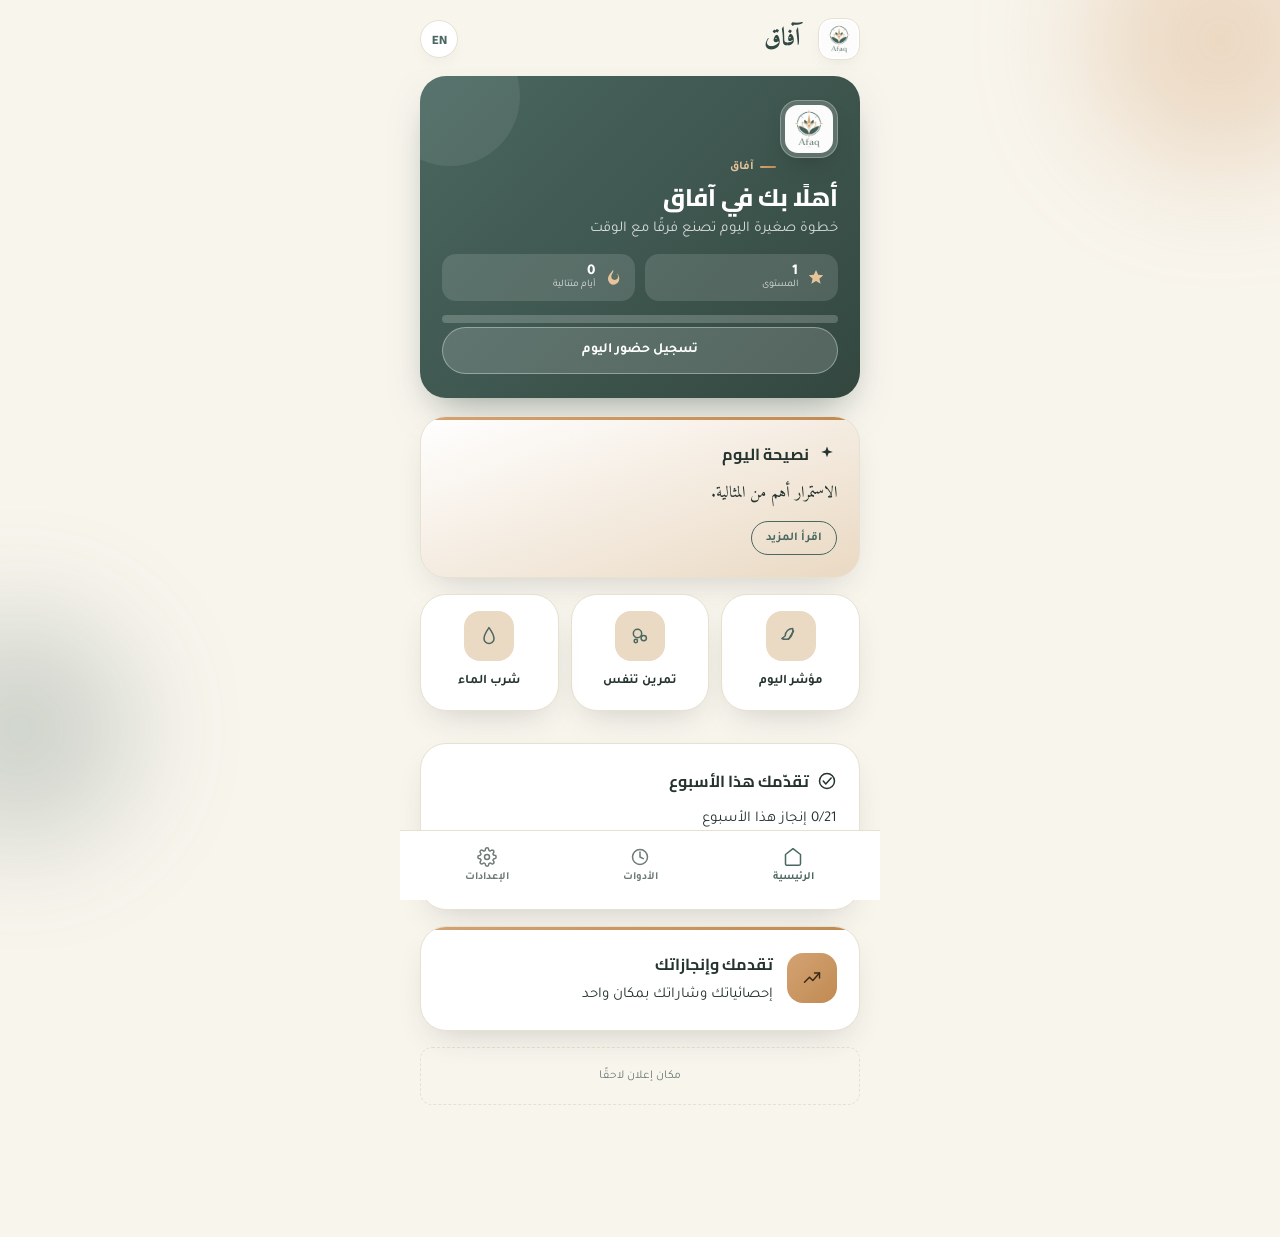
<file: index.html>
<!DOCTYPE html>
<html lang="ar" dir="rtl">
<head>
<meta charset="UTF-8" />
<meta name="viewport" content="width=device-width, initial-scale=1.0, maximum-scale=1.0, user-scalable=no" />
<meta name="theme-color" content="#4A6760" />
<link rel="icon" type="image/png" sizes="192x192" href="assets/icons/icon-192.png">
<link rel="apple-touch-icon" href="assets/icons/icon-192.png">
<link rel="manifest" href="manifest.webmanifest">
<title>آفاق | تطوير الحياة</title>
<link rel="preconnect" href="https://fonts.googleapis.com">
<link rel="preconnect" href="https://fonts.gstatic.com" crossorigin>
<link href="https://fonts.googleapis.com/css2?family=Cairo:wght@600;700;800&family=Tajawal:wght@400;500;700&family=Amiri:ital@0;1&display=swap" rel="stylesheet">
<style>
  :root{
    --primary:#4A6760; --primary-light:#6C8981; --primary-dark:#324841;
    --bg:#F8F5ED; --accent:#D4A373; --accent-light:#E7C39B; --accent-soft:#EAD9C3;
    --surface:#FFFFFF; --text-secondary:#6D7B75; --text-primary:#26342F; --border:#E7E1D2; --danger:#B3564B;
    --gold-grad: linear-gradient(135deg, #D4A373, #C08A52);
    --primary-grad: linear-gradient(135deg, #4A6760, #33473F);
    --radius-lg:26px; --radius-md:18px; --radius-sm:12px;
    --shadow: 0 14px 34px -14px rgba(38,52,47,0.22);
    --shadow-soft: 0 8px 20px -10px rgba(38,52,47,0.15);
  }
  [data-theme="dark"]{
    --primary:#9BC2B7; --primary-light:#7FA79B; --primary-dark:#C7E2D9;
    --bg:#141B18; --accent:#D9AE83; --accent-light:#E8C79E; --accent-soft:#332A1F;
    --surface:#1E2622; --text-secondary:#A9B5AF; --text-primary:#F3F1E9; --border:#2C3733;
    --shadow: 0 14px 34px -14px rgba(0,0,0,0.55); --shadow-soft: 0 8px 20px -10px rgba(0,0,0,0.4);
  }
  *{box-sizing:border-box; -webkit-tap-highlight-color:transparent;}
  html,body{margin:0;padding:0;height:100%;}
  body{ font-family:'Tajawal', sans-serif; background:var(--bg); color:var(--text-primary); overflow-x:hidden; transition:background .35s ease, color .35s ease; }
  h1,h2,h3,.display{ font-family:'Cairo', sans-serif; }
  .serif{ font-family:'Amiri', serif; }

  .icon{ width:20px; height:20px; stroke:currentColor; fill:none; stroke-width:1.8; stroke-linecap:round; stroke-linejoin:round; display:block; }
  .icon-fill{ fill:currentColor; stroke:none; }
  .icon-lg{ width:28px; height:28px; }
  .icon-sm{ width:15px; height:15px; }

  .blob{ position:fixed; border-radius:50%; filter:blur(60px); z-index:0; opacity:.35; pointer-events:none; }
  .blob-1{ width:260px; height:260px; background:var(--accent); top:-90px; right:-70px; }
  .blob-2{ width:220px; height:220px; background:var(--primary); bottom:60px; left:-90px; opacity:.25; }
  @media (prefers-reduced-motion: no-preference){ .blob{ animation: floaty 9s ease-in-out infinite alternate; } .blob-2{ animation-duration:11s; } }
  @keyframes floaty{ from{ transform:translateY(0) scale(1);} to{ transform:translateY(18px) scale(1.05);} }

  #app{ max-width:480px; margin:0 auto; min-height:100vh; display:flex; flex-direction:column; position:relative; background:transparent; z-index:1; }

  .topbar{ display:flex; align-items:center; justify-content:space-between; padding:18px 20px 8px; position:sticky; top:0; background:var(--bg); z-index:30; }
  .topbar .back-btn{ width:38px;height:38px;border-radius:50%; background:var(--surface); border:1px solid var(--border); display:flex;align-items:center;justify-content:center; cursor:pointer; box-shadow:var(--shadow-soft); color:var(--text-primary); }
  .topbar .title{font-size:18px;font-weight:800;flex:1;text-align:center;}
  .topbar .spacer{width:38px;}

  .screen{ display:none; padding:8px 20px 118px; flex:1; animation: fadeIn .35s ease; }
  .screen.active{display:block;}
  @keyframes fadeIn{ from{opacity:0; transform:translateY(8px);} to{opacity:1; transform:translateY(0);} }

  .eyebrow{ display:inline-flex; align-items:center; gap:6px; color:var(--accent); font-size:12px; font-weight:700; margin:0 0 8px; }
  .eyebrow::before{ content:''; width:16px; height:2px; background:var(--gold-grad); border-radius:2px; }
  .hero-title{ font-size:27px; font-weight:800; margin:0 0 6px; line-height:1.35; background:linear-gradient(90deg, var(--text-primary), var(--primary)); -webkit-background-clip:text; background-clip:text; color:transparent; }
  .hero-sub{color:var(--text-secondary); font-size:15px; margin:0 0 22px;}

  .card{ background:var(--surface); border:1px solid var(--border); border-radius:var(--radius-lg); padding:22px; margin-bottom:16px; box-shadow:var(--shadow); position:relative; overflow:hidden; }
  .card::before{ content:''; position:absolute; top:0; right:0; left:0; height:3px; background:var(--gold-grad); opacity:0; transition:opacity .2s; }
  .card.accented::before{ opacity:1; }
  .card h3{font-size:16px; margin:0 0 10px; display:flex; align-items:center; gap:8px;}
  .card p{font-size:15px; line-height:1.75; margin:0; color:var(--text-primary);}
  .muted{color:var(--text-secondary); font-size:13px;}

  .hero-panel{ background:var(--primary-grad); border-radius:var(--radius-lg); padding:24px 22px; color:#fff; margin-bottom:18px; position:relative; overflow:hidden; box-shadow:0 18px 40px -16px rgba(50,72,63,0.55); }
  .hero-panel::after{ content:''; position:absolute; width:140px; height:140px; border-radius:50%; background:rgba(255,255,255,0.08); top:-50px; left:-40px; }
  .hero-panel .eyebrow{ color:var(--accent-light); }
  .hero-panel .hero-title{ background:none; -webkit-text-fill-color:#fff; color:#fff; font-size:24px; }
  .hero-panel .hero-sub{ color:rgba(255,255,255,0.78); margin-bottom:16px; }
  .hero-stats{ display:flex; gap:10px; margin-bottom:14px; }
  .hero-stat-pill{ flex:1; background:rgba(255,255,255,0.13); border-radius:14px; padding:10px 12px; display:flex; align-items:center; gap:8px; }
  .hero-stat-pill .icon{ color:var(--accent-light); flex-shrink:0; }
  .hero-stat-pill .val{ font-size:15px; font-weight:800; line-height:1; }
  .hero-stat-pill .lbl{ font-size:10px; opacity:.8; }
  .xp-track{ height:8px; background:rgba(255,255,255,0.2); border-radius:5px; overflow:hidden; margin-top:4px; }
  .xp-fill{ height:100%; background:var(--gold-grad); border-radius:5px; transition:width .5s; }
  .checkin-btn{ width:100%; margin-top:4px; }

  .btn{ display:inline-flex; align-items:center; justify-content:center; gap:8px; font-family:'Tajawal', sans-serif; font-weight:700; font-size:14px; padding:14px 22px; border-radius:999px; border:none; cursor:pointer; transition:transform .15s ease, opacity .15s ease, box-shadow .15s ease; -webkit-user-select:none; user-select:none; }
  .btn:active{ transform:scale(0.96); }
  .btn-primary{ background:var(--primary-grad); color:#fff; box-shadow:0 10px 22px -8px rgba(74,103,96,0.55); }
  .btn-gold{ background:var(--gold-grad); color:#3A2A16; box-shadow:0 10px 22px -8px rgba(212,163,115,0.55); }
  .btn-outline{ background:transparent; color:var(--primary); border:1.5px solid var(--primary); }
  .btn-white{ background:rgba(255,255,255,0.16); color:#fff; border:1px solid rgba(255,255,255,0.35); }
  .btn-chip{ background:var(--bg); color:var(--text-secondary); border:1px solid var(--border); padding:9px 16px; font-size:13px; }
  .btn-chip.active{ background:var(--primary); color:#fff; border-color:var(--primary); }
  .btn-sm{ padding:9px 14px; font-size:12px; }
  .btn:disabled{ opacity:.45; cursor:not-allowed; }
  .btn-block{ width:100%; }
  .btn-row{ display:flex; gap:10px; flex-wrap:wrap; margin-bottom:16px; }
  .btn-row .btn{ flex:1; }
  .chip-row{ display:flex; gap:8px; flex-wrap:wrap; margin-bottom:16px; }

  .quick-grid{ display:flex; gap:12px; margin-bottom:16px; }
  .quick-card{ flex:1; text-align:center; cursor:pointer; padding:16px 10px; }
  .quick-icon{ width:50px;height:50px;border-radius:16px; background:var(--accent-soft); display:flex;align-items:center;justify-content:center; margin:0 auto 10px; color:var(--primary); }

  .progress-track{ height:10px; border-radius:6px; background:var(--border); overflow:hidden; margin-top:10px;}
  .progress-fill{ height:100%; background:var(--gold-grad); border-radius:6px; transition:width .5s ease; }

  .flip-card{ min-height:210px; display:flex; align-items:center; justify-content:center; flex-direction:column; text-align:center; cursor:pointer; background:linear-gradient(160deg, var(--surface), var(--accent-soft)); }
  .flip-icon{ margin-bottom:14px; color:var(--accent); }
  .flip-text{ font-size:19px; line-height:1.9; }

  .mood-grid, .tile-grid{ display:flex; flex-wrap:wrap; gap:10px; }
  .mood-item, .tile{ width:calc(33.333% - 7px); aspect-ratio:1; border-radius:var(--radius-md); border:1px solid var(--border); background:var(--surface); display:flex; flex-direction:column; align-items:center; justify-content:center; cursor:pointer; gap:6px; transition:background .2s ease, color .2s ease, transform .15s ease; color:var(--primary); }
  .mood-item:active, .tile:active{ transform:scale(0.95); }
  .mood-item.selected, .tile.selected{ background:var(--primary-grad); color:#fff; border-color:var(--primary); }
  .mood-item span.lbl, .tile span.lbl{ font-size:11.5px; text-align:center; color:var(--text-primary); }
  .mood-item.selected span.lbl, .tile.selected span.lbl{ color:#fff; }

  .breathe-wrap{ display:flex; flex-direction:column; align-items:center; margin-top:16px; }
  .breathe-ring-outer{ width:240px; height:240px; border-radius:50%; display:flex; align-items:center; justify-content:center; background: radial-gradient(circle at center, var(--accent-soft) 0%, transparent 70%); }
  .breathe-circle{ width:140px; height:140px; border-radius:50%; background: var(--primary-grad); display:flex; align-items:center; justify-content:center; color:#fff; font-size:18px; font-weight:700; box-shadow:0 20px 45px -15px rgba(74,103,96,0.6); transition: width 4s ease-in-out, height 4s ease-in-out; }
  .breathe-circle.grow{ width:220px; height:220px; }
  .breathe-wrap .btn{ margin-top:26px; min-width:200px; }

  .section-heading{ display:flex; align-items:center; gap:8px; margin:22px 0 10px; font-size:13px; font-weight:800; color:var(--text-secondary); }
  .section-heading:first-of-type{ margin-top:4px; }
  .section-heading::after{ content:''; flex:1; height:1px; background:var(--border); }
  .tool-row{ display:flex; align-items:center; gap:14px; background:var(--surface); border:1px solid var(--border); border-radius:var(--radius-lg); padding:15px 18px; margin-bottom:10px; cursor:pointer; box-shadow:var(--shadow-soft); transition:transform .15s ease; }
  .tool-row:active{ transform:scale(0.98); }
  .tool-row .tool-icon{ width:44px;height:44px;border-radius:14px; background:var(--accent-soft); display:flex;align-items:center;justify-content:center; flex-shrink:0; color:var(--primary); }
  .tool-row .tool-text{ flex:1; }
  .tool-row .tool-text h4{ margin:0 0 2px; font-size:15px; }
  .tool-row .tool-text span{ font-size:12px; color:var(--text-secondary); }
  .tool-row .chev{ color:var(--text-secondary); }

  textarea, input[type=text], input[type=time]{ width:100%; font-family:'Tajawal', sans-serif; font-size:15px; border:1px solid var(--border); border-radius:var(--radius-sm); padding:14px; background:var(--bg); color:var(--text-primary); }
  textarea{ min-height:100px; resize:vertical; }
  textarea:focus, input[type=text]:focus{ outline:2px solid var(--primary); outline-offset:1px; }

  .entry-item{ border:1px solid var(--border); border-radius:var(--radius-sm); padding:12px 14px; margin-bottom:8px; background:var(--surface); }
  .entry-item .date{ font-size:11px; color:var(--text-secondary); margin-bottom:4px; }

  .ad-placeholder{ height:58px; border:1.5px dashed var(--border); border-radius:var(--radius-sm); display:flex; align-items:center; justify-content:center; color:var(--text-secondary); font-size:12px; margin:14px 0; }

  .settings-row{ display:flex; align-items:center; justify-content:space-between; gap:10px;}
  .switch{ position:relative; width:50px; height:28px; flex-shrink:0;}
  .switch input{ display:none; }
  .switch .track{ position:absolute; inset:0; background:var(--border); border-radius:999px; transition:.25s; }
  .switch .thumb{ position:absolute; top:3px; right:3px; width:22px; height:22px; border-radius:50%; background:#fff; transition:.25s; box-shadow:0 2px 4px rgba(0,0,0,0.2); }
  .switch input:checked + .track{ background:var(--primary); }
  .switch input:checked + .track + .thumb{ transform:translateX(-22px); }

  .bottom-nav{ position:fixed; bottom:0; left:50%; transform:translateX(-50%); width:100%; max-width:480px; background:var(--surface); border-top:1px solid var(--border); display:flex; padding:8px 10px calc(8px + env(safe-area-inset-bottom)); z-index:40; }
  .nav-btn{ flex:1; display:flex; flex-direction:column; align-items:center; gap:4px; padding:8px 0; cursor:pointer; color:var(--text-secondary); font-size:11px; font-weight:700; background:none; border:none; font-family:'Tajawal',sans-serif; }
  .nav-btn.active{ color:var(--primary); }

  .toast{ position:fixed; bottom:100px; left:50%; transform:translateX(-50%) translateY(20px); background:var(--text-primary); color:var(--bg); padding:12px 22px; border-radius:999px; font-size:13px; font-weight:700; opacity:0; transition:.3s ease; z-index:100; pointer-events:none; max-width:85%; text-align:center; }
  .toast.show{ opacity:1; transform:translateX(-50%) translateY(0); }

  .slider-row{ margin-bottom:16px; }
  .slider-row .slider-label{ display:flex; justify-content:space-between; font-size:13px; margin-bottom:6px; }
  .slider-row .slider-label b{ color:var(--accent); }
  input[type=range]{ -webkit-appearance:none; width:100%; height:6px; border-radius:4px; background:var(--border); outline:none; }
  input[type=range]::-webkit-slider-thumb{ -webkit-appearance:none; width:20px; height:20px; border-radius:50%; background:var(--gold-grad); box-shadow:0 4px 10px rgba(0,0,0,0.25); cursor:pointer; border:2px solid var(--surface); }
  .radar-wrap{ display:flex; justify-content:center; margin-bottom:6px; }

  .matrix-add{ margin-bottom:14px; }
  .quadrant-grid{ display:grid; grid-template-columns:1fr 1fr; gap:10px; }
  .quadrant-box{ background:var(--surface); border:1px solid var(--border); border-radius:var(--radius-md); padding:12px; min-height:120px; border-top:4px solid var(--primary); }
  .quadrant-box.q-schedule{ border-top-color:var(--accent); }
  .quadrant-box.q-delegate{ border-top-color:#8B9A94; }
  .quadrant-box.q-eliminate{ border-top-color:var(--danger); }
  .quadrant-box h4{ margin:0 0 8px; font-size:12px; }
  .quadrant-box .q-item{ display:flex; align-items:center; gap:6px; font-size:12.5px; background:var(--bg); border-radius:8px; padding:7px 8px; margin-bottom:6px; }
  .quadrant-box .q-item span{ flex:1; }
  .quadrant-box .q-item.done span{ text-decoration:line-through; opacity:.5; }
  .q-item button{ background:none; border:none; color:var(--text-secondary); cursor:pointer; font-size:13px; padding:2px; }

  .water-grid{ display:flex; flex-wrap:wrap; gap:12px; justify-content:center; margin:20px 0; }
  .water-cup{ width:44px; height:52px; border-radius:8px 8px 16px 16px; border:2px solid var(--primary); display:flex; align-items:flex-end; justify-content:center; cursor:pointer; overflow:hidden; background:var(--surface); }
  .water-cup .fill{ width:100%; height:0%; background:linear-gradient(180deg, #8FC1D9, #4A93B5); transition:height .3s ease; }
  .water-cup.filled .fill{ height:100%; }

  .ring-wrap{ display:flex; justify-content:center; margin:14px 0 6px; }
  .ring-outer{ width:220px; height:220px; border-radius:50%; display:flex; align-items:center; justify-content:center; background: conic-gradient(var(--accent) calc(var(--deg,0) * 1deg), var(--border) 0deg); transition: background .3s linear; }
  .ring-inner{ width:180px; height:180px; border-radius:50%; background:var(--surface); display:flex; flex-direction:column; align-items:center; justify-content:center; box-shadow:var(--shadow-soft); }
  .ring-inner .time{ font-size:32px; font-weight:800; font-family:'Cairo', sans-serif; }
  .ring-inner .mode{ font-size:12px; color:var(--text-secondary); margin-top:4px; }

  .habit-board-row{ display:flex; align-items:center; gap:10px; margin-bottom:12px; }
  .habit-board-row .hb-label{ width:96px; flex-shrink:0; font-size:12.5px; display:flex; align-items:center; gap:6px; }
  .hb-days{ display:flex; gap:5px; flex:1; }
  .hb-day{ flex:1; aspect-ratio:1; border-radius:9px; border:1px solid var(--border); display:flex; align-items:center; justify-content:center; font-size:10.5px; color:var(--text-secondary); background:var(--surface); }
  .hb-day.done{ background:var(--primary-grad); color:#fff; border-color:var(--primary); }
  .hb-day.today{ border:2px solid var(--accent); cursor:pointer; font-weight:800; }
  .hb-day.today:active{ transform:scale(0.92); }
  .habit-pick-item{ display:flex; align-items:center; gap:8px; padding:11px 14px; border:1px solid var(--border); border-radius:var(--radius-md); margin-bottom:8px; cursor:pointer; background:var(--surface); }
  .habit-pick-item.checked{ border-color:var(--primary); background:var(--accent-soft); }
  .hp-check{ width:20px; height:20px; border-radius:6px; border:2px solid var(--border); flex-shrink:0; display:flex; align-items:center; justify-content:center; color:transparent; }
  .habit-pick-item.checked .hp-check{ background:var(--primary); border-color:var(--primary); color:#fff; }
  .hp-icon{ color:var(--primary); }

  .routine-tabs{ display:flex; gap:8px; margin-bottom:16px; }
  .routine-tabs .btn-chip{ flex:1; display:flex; align-items:center; justify-content:center; gap:6px;}
  .routine-item{ display:flex; align-items:center; gap:10px; background:var(--surface); border:1px solid var(--border); border-radius:var(--radius-sm); padding:12px 14px; margin-bottom:8px; }
  .check-circle-sm{ width:24px; height:24px; border-radius:50%; border:2px solid var(--border); flex-shrink:0; display:flex; align-items:center; justify-content:center; cursor:pointer; color:transparent; }
  .routine-item.done .check-circle-sm{ background:var(--primary); border-color:var(--primary); color:#fff; }
  .routine-item.done span.rtext{ text-decoration:line-through; opacity:.5; }
  .routine-item .rtext{ flex:1; font-size:14px; }
  .routine-item button{ background:none; border:none; color:var(--text-secondary); font-size:15px; cursor:pointer; }
  .add-item-row{ display:flex; gap:8px; margin-bottom:16px; }
  .add-item-row input{ flex:1; }

  .badge-grid{ display:grid; grid-template-columns:1fr 1fr; gap:12px; }
  .badge-card{ background:var(--surface); border:1px solid var(--border); border-radius:var(--radius-md); padding:18px 10px; text-align:center; position:relative; }
  .badge-card .b-icon{ margin:0 auto 8px; color:var(--text-secondary); opacity:.35; display:flex; justify-content:center; }
  .badge-card.unlocked .b-icon{ color:var(--accent); opacity:1; }
  .badge-card .b-title{ font-size:12.5px; font-weight:700; margin-bottom:3px; }
  .badge-card .b-desc{ font-size:10.5px; color:var(--text-secondary); }
  .badge-card.unlocked{ border-color:var(--accent); box-shadow:0 8px 22px -12px rgba(212,163,115,0.6); }
  .badge-card.unlocked::after{ content:'✓'; position:absolute; top:8px; left:8px; width:18px; height:18px; border-radius:50%; background:var(--gold-grad); color:#3A2A16; font-size:11px; display:flex; align-items:center; justify-content:center; font-weight:800; }

  .streak-pill{ display:inline-flex; align-items:center; gap:6px; background:var(--accent-soft); color:var(--accent); padding:6px 14px; border-radius:999px; font-size:12.5px; font-weight:700; margin-bottom:14px; }
  [data-theme="dark"] .streak-pill{ color:var(--accent-light); }

  .heatmap{ display:grid; grid-template-columns:repeat(10,1fr); gap:5px; margin-top:8px; }
  .heat-cell{ aspect-ratio:1; border-radius:5px; background:var(--border); }
  .heat-1{ background:var(--accent-soft); }
  .heat-2{ background:var(--accent-light); }
  .heat-3{ background:var(--accent); }
  .stat-grid{ display:grid; grid-template-columns:1fr 1fr; gap:12px; }
  .stat-box{ background:var(--surface); border:1px solid var(--border); border-radius:var(--radius-md); padding:16px; text-align:center; }
  .stat-box .sv{ font-size:22px; font-weight:800; color:var(--primary); font-family:'Cairo',sans-serif; }
  .stat-box .sl{ font-size:11.5px; color:var(--text-secondary); margin-top:2px; }

  .goal-card{ background:var(--surface); border:1px solid var(--border); border-radius:var(--radius-md); padding:18px; margin-bottom:14px; }
  .goal-card h4{ margin:0 0 4px; font-size:15px; }
  .milestone-item{ display:flex; align-items:center; gap:8px; font-size:13px; margin:8px 0; }
  .milestone-item span{ flex:1; }
  .milestone-item.done span{ text-decoration:line-through; opacity:.5; }
  .milestone-add-row{ display:flex; gap:6px; margin-top:8px; }
  .milestone-add-row input{ flex:1; padding:9px 12px; font-size:13px; }

  .book-item{ display:flex; align-items:center; gap:10px; background:var(--surface); border:1px solid var(--border); border-radius:var(--radius-sm); padding:12px; margin-bottom:8px; }
  .book-item .bi-info{ flex:1; }
  .book-item .bi-title{ font-size:14px; font-weight:700; margin-bottom:2px; }
  .book-item .bi-author{ font-size:11.5px; color:var(--text-secondary); }
  .status-chip{ font-size:10.5px; padding:4px 10px; border-radius:999px; background:var(--accent-soft); color:var(--accent); white-space:nowrap; cursor:pointer; border:none; font-family:'Tajawal',sans-serif; font-weight:700;}
  .stars{ display:flex; gap:2px; margin-top:4px; }
  .stars .star-btn{ cursor:pointer; color:var(--border); }
  .stars .star-btn.on{ color:var(--accent); }

  .focus-grid,.area-grid,.program-grid{display:grid;grid-template-columns:1fr 1fr;gap:10px;margin-bottom:14px;}
  .focus-chip,.area-card,.program-card,.tip-lib-card,.custom-habit-card{background:var(--surface);border:1px solid var(--border);border-radius:var(--radius-md);padding:14px;box-shadow:var(--shadow-soft);}
  .focus-chip{cursor:pointer;text-align:center;font-weight:700;color:var(--text-secondary);}
  .focus-chip.active{background:var(--primary-grad);color:#fff;border-color:var(--primary);}
  .area-card h4,.program-card h4,.tip-lib-card h4,.custom-habit-card h4{margin:0 0 6px;font-size:14px;display:flex;align-items:center;gap:6px;}
  .area-score{font-family:'Cairo',sans-serif;font-size:22px;font-weight:800;color:var(--primary);}
  .program-day{display:flex;align-items:flex-start;gap:10px;background:var(--bg);border:1px solid var(--border);border-radius:var(--radius-sm);padding:11px;margin-bottom:8px;}
  .program-day.done{background:var(--accent-soft);border-color:var(--accent);}
  .program-day .day-num{width:28px;height:28px;border-radius:50%;background:var(--surface);display:flex;align-items:center;justify-content:center;font-size:11px;font-weight:800;flex-shrink:0;color:var(--primary);}
  .program-day.done .day-num{background:var(--gold-grad);color:#3A2A16;}
  .program-day div.text{flex:1;}
  .program-day b{display:block;font-size:13px;margin-bottom:3px;}
  .program-day p{font-size:12.5px;line-height:1.65;color:var(--text-secondary);}
  .tip-filter-row{display:flex;gap:8px;overflow-x:auto;padding-bottom:8px;margin-bottom:12px;}
  .tip-filter-row .btn-chip{white-space:nowrap;flex-shrink:0;}
  .tip-lib-card p{font-size:13.5px;line-height:1.7;color:var(--text-secondary);margin-bottom:8px;}
  .action-step{border-right:3px solid var(--accent);background:var(--bg);border-radius:var(--radius-sm);padding:9px 11px;font-size:13px;line-height:1.6;}
  .habit-loop{display:grid;grid-template-columns:1fr 1fr 1fr;gap:8px;margin:10px 0;}
  .loop-box{text-align:center;background:var(--bg);border:1px solid var(--border);border-radius:var(--radius-sm);padding:10px 6px;}
  .loop-box b{display:block;font-size:12px;margin-bottom:4px;color:var(--primary);}
  .loop-box span{font-size:11px;color:var(--text-secondary);}
  .custom-habit-row{display:flex;align-items:center;gap:8px;margin-top:10px;}
  .custom-habit-row .btn{padding:9px 12px;font-size:12px;}
  .mini-chart{display:flex;align-items:flex-end;gap:5px;height:72px;margin-top:10px;}
  .mini-bar{flex:1;background:var(--accent-soft);border-radius:7px 7px 2px 2px;min-height:6px;position:relative;}
  .mini-bar strong{position:absolute;bottom:100%;left:50%;transform:translateX(-50%);font-size:9px;color:var(--text-secondary);margin-bottom:3px;}
  .course-progress-banner{display:flex;align-items:center;gap:12px;background:var(--primary-grad);color:#fff;border-radius:var(--radius-lg);padding:16px;margin-bottom:14px;}
  .course-progress-banner .circle{width:54px;height:54px;border-radius:50%;background:rgba(255,255,255,.14);display:flex;align-items:center;justify-content:center;font-weight:800;font-family:'Cairo';}
  @media(max-width:380px){.focus-grid,.area-grid,.program-grid,.habit-loop{grid-template-columns:1fr;}}

  .lang-btn{width:38px;height:38px;border-radius:50%;background:var(--surface);border:1px solid var(--border);box-shadow:var(--shadow-soft);color:var(--primary);font-weight:800;font-family:'Cairo',sans-serif;cursor:pointer;display:flex;align-items:center;justify-content:center;font-size:12px;}
  .lang-btn:active{transform:scale(.96)}
  .smart-notify-card{border-right:4px solid var(--accent);}
  .notify-grid{display:grid;grid-template-columns:1fr 1fr;gap:8px;margin-top:12px;}
  .notify-chip{border:1px solid var(--border);background:var(--bg);border-radius:12px;padding:10px;font-size:12px;font-weight:700;color:var(--text-secondary);display:flex;align-items:center;gap:7px;}
  .notify-chip.active{background:var(--accent-soft);color:var(--primary);border-color:var(--accent);}
  .notify-note{font-size:12px;line-height:1.65;color:var(--text-secondary);margin-top:10px;}
  
  html[lang="en"] body{direction:ltr;text-align:left;font-family:sans-serif;}
  html[lang="en"] .screen, html[lang="en"] .topbar, html[lang="en"] .bottom-nav{direction:ltr;}
  html[lang="en"] .eyebrow::before{order:0;}
  html[lang="en"] .section-heading::after{margin-left:8px;}
  html[lang="en"] .card h3{direction:ltr;}
  html[lang="en"] .tool-row{direction:ltr;}
  html[lang="en"] .tool-row .chev{transform:rotate(180deg);}
  html[lang="en"] .switch .thumb{left:3px; right:auto;}
  html[lang="en"] .switch input:checked + .track + .thumb{ transform:translateX(22px); }

  .top-logo{ width:38px; height:38px; border-radius:12px; object-fit:cover; border:1px solid var(--border); background:var(--surface); box-shadow:var(--shadow-soft); padding:2px; flex-shrink:0; }
  .hero-logo{ width:58px; height:58px; border-radius:18px; object-fit:cover; background:rgba(255,255,255,0.18); border:1px solid rgba(255,255,255,0.28); padding:4px; box-shadow:0 12px 28px -14px rgba(0,0,0,0.35); margin-bottom:10px; position:relative; z-index:2; }
  [data-theme="dark"] .top-logo{background:#1E2622;}

  /* ===== Header refinement: edge logo + luxury Afaq wordmark ===== */
  .topbar{
    justify-content:flex-start;
    gap:10px;
  }
  .topbar .back-btn{
    order:4;
    margin-inline-start:4px;
    flex-shrink:0;
  }
  .top-logo{
    order:1;
    width:42px;
    height:42px;
    border-radius:14px;
    padding:2px;
    object-fit:cover;
    margin-inline-start:0;
    margin-inline-end:8px;
  }
  .topbar .title{
    order:2;
    flex:1;
    text-align:start;
    font-family:'Amiri','Cairo',serif;
    font-size:25px;
    font-weight:700;
    letter-spacing:.2px;
    line-height:1;
    color:var(--primary-dark);
    text-shadow:0 1px 0 rgba(255,255,255,.35);
  }
  html[lang="en"] .topbar .title{
    font-family:Georgia,'Times New Roman',serif;
    font-size:23px;
    font-style:italic;
    font-weight:700;
    letter-spacing:.4px;
  }
  .lang-btn{
    order:3;
    flex-shrink:0;
    margin-inline-start:auto;
  }
  html[lang="ar"] .topbar{direction:rtl;}
  html[lang="en"] .topbar{direction:ltr;}
  html[lang="ar"] .top-logo{margin-right:0;margin-left:8px;}
  html[lang="en"] .top-logo{margin-left:0;margin-right:8px;}
  [data-theme="dark"] .topbar .title{color:var(--primary-dark);text-shadow:none;}
  .privacy-open-btn{
    margin-top:14px;
    text-decoration:none;
    width:100%;
  }

  ::selection{ background:var(--accent-soft); }
</style>
</head>
<body>
<div class="blob blob-1"></div>
<div class="blob blob-2"></div>

<svg style="display:none">
<defs>
  <symbol id="i-home" viewBox="0 0 24 24"><path d="M3 9l9-7 9 7v11a2 2 0 0 1-2 2H5a2 2 0 0 1-2-2z"/></symbol>
  <symbol id="i-compass" viewBox="0 0 24 24"><circle cx="12" cy="12" r="9"/><path d="M12 6v6l4 2"/></symbol>
  <symbol id="i-gear" viewBox="0 0 24 24"><circle cx="12" cy="12" r="3"/><path d="M19.4 15a1.65 1.65 0 0 0 .33 1.82l.06.06a2 2 0 1 1-2.83 2.83l-.06-.06a1.65 1.65 0 0 0-1.82-.33 1.65 1.65 0 0 0-1 1.51V21a2 2 0 0 1-4 0v-.09A1.65 1.65 0 0 0 9 19.4a1.65 1.65 0 0 0-1.82.33l-.06.06a2 2 0 1 1-2.83-2.83l.06-.06a1.65 1.65 0 0 0 .33-1.82 1.65 1.65 0 0 0-1.51-1H3a2 2 0 0 1 0-4h.09A1.65 1.65 0 0 0 4.6 9a1.65 1.65 0 0 0-.33-1.82l-.06-.06a2 2 0 1 1 2.83-2.83l.06.06a1.65 1.65 0 0 0 1.82.33H9a1.65 1.65 0 0 0 1-1.51V3a2 2 0 0 1 4 0v.09a1.65 1.65 0 0 0 1 1.51 1.65 1.65 0 0 0 1.82-.33l.06-.06a2 2 0 1 1 2.83 2.83l-.06.06a1.65 1.65 0 0 0-.33 1.82V9a1.65 1.65 0 0 0 1.51 1H21a2 2 0 0 1 0 4h-.09a1.65 1.65 0 0 0-1.51 1z"/></symbol>
  <symbol id="i-sparkle" viewBox="0 0 24 24"><path class="icon-fill" d="M12 3l1.8 4.9L19 9.5l-5.2 1.6L12 16l-1.8-4.9L5 9.5l5.2-1.6L12 3z"/></symbol>
  <symbol id="i-dice" viewBox="0 0 24 24"><rect x="3" y="3" width="18" height="18" rx="5"/><circle class="icon-fill" cx="8" cy="8" r="1.3"/><circle class="icon-fill" cx="16" cy="8" r="1.3"/><circle class="icon-fill" cx="12" cy="12" r="1.3"/><circle class="icon-fill" cx="8" cy="16" r="1.3"/><circle class="icon-fill" cx="16" cy="16" r="1.3"/></symbol>
  <symbol id="i-leaf" viewBox="0 0 24 24"><path d="M5 12c0-5.5 4.5-9 9-9 1 6-2 13-9 13-2 0-4-1-4-1z"/><line x1="9" y1="16" x2="15" y2="6"/></symbol>
  <symbol id="i-target" viewBox="0 0 24 24"><circle cx="12" cy="12" r="9"/><circle cx="12" cy="12" r="5.5"/><circle class="icon-fill" cx="12" cy="12" r="2"/></symbol>
  <symbol id="i-chat" viewBox="0 0 24 24"><rect x="3" y="5" width="18" height="12" rx="4"/><path class="icon-fill" d="M8 17l-2 4 5-4z"/></symbol>
  <symbol id="i-flower" viewBox="0 0 24 24"><circle cx="12" cy="6" r="3"/><circle cx="18" cy="12" r="3"/><circle cx="12" cy="18" r="3"/><circle cx="6" cy="12" r="3"/><circle class="icon-fill" cx="12" cy="12" r="2.2"/></symbol>
  <symbol id="i-bubbles" viewBox="0 0 24 24"><circle cx="9" cy="9" r="5"/><circle cx="16.5" cy="14.5" r="3.2"/><circle cx="7" cy="18" r="2"/></symbol>
  <symbol id="i-stopwatch" viewBox="0 0 24 24"><circle cx="12" cy="13" r="8"/><line x1="12" y1="13" x2="12" y2="8.5"/><line x1="9" y1="2" x2="15" y2="2"/><line x1="12" y1="2" x2="12" y2="5"/></symbol>
  <symbol id="i-droplet" viewBox="0 0 24 24"><path d="M12 2C12 2 6 10.5 6 15a6 6 0 0 0 12 0c0-4.5-6-13-6-13z"/></symbol>
  <symbol id="i-check-circle" viewBox="0 0 24 24"><circle cx="12" cy="12" r="9"/><polyline points="7.5,12 10.5,15.5 17,8.5"/></symbol>
  <symbol id="i-grid4" viewBox="0 0 24 24"><rect x="3" y="3" width="8" height="8" rx="1.5"/><rect x="13" y="3" width="8" height="8" rx="1.5"/><rect x="3" y="13" width="8" height="8" rx="1.5"/><rect x="13" y="13" width="8" height="8" rx="1.5"/></symbol>
  <symbol id="i-sun" viewBox="0 0 24 24"><circle cx="12" cy="12" r="4"/><line x1="12" y1="2" x2="12" y2="4.5"/><line x1="12" y1="19.5" x2="12" y2="22"/><line x1="4.2" y1="4.2" x2="6" y2="6"/><line x1="18" y1="18" x2="19.8" y2="19.8"/><line x1="2" y1="12" x2="4.5" y2="12"/><line x1="19.5" y1="12" x2="22" y2="12"/><line x1="4.2" y1="19.8" x2="6" y2="18"/><line x1="18" y1="6" x2="19.8" y2="4.2"/></symbol>
  <symbol id="i-moon" viewBox="0 0 24 24"><path class="icon-fill" d="M21 12.8A9 9 0 1 1 11.2 3 7 7 0 0 0 21 12.8z"/></symbol>
  <symbol id="i-notebook" viewBox="0 0 24 24"><rect x="5" y="3" width="14" height="18" rx="1.5"/><line x1="9" y1="3" x2="9" y2="21"/><line x1="12" y1="8" x2="16" y2="8"/><line x1="12" y1="12" x2="16" y2="12"/><line x1="12" y1="16" x2="16" y2="16"/></symbol>
  <symbol id="i-medal" viewBox="0 0 24 24"><circle cx="12" cy="9" r="5"/><path d="M9 13.2 6.5 21 12 18 17.5 21 15 13.2"/></symbol>
  <symbol id="i-flame" viewBox="0 0 24 24"><path class="icon-fill" d="M12 2c1.5 3-2 4.7-2 8.3a4 4 0 0 0 8 0c0-2-1-3-1.5-4 2 1.5 3 4.2 3 6.7A6.5 6.5 0 0 1 6 13.5C6 8 10 6 12 2z"/></symbol>
  <symbol id="i-star" viewBox="0 0 24 24"><path class="icon-fill" d="M12 2.5l2.6 5.6 6.1.6-4.6 4.1 1.4 6-5.5-3.2-5.5 3.2 1.4-6-4.6-4.1 6.1-.6z"/></symbol>
  <symbol id="i-trending" viewBox="0 0 24 24"><polyline points="3,17 9,11 13,15 21,6"/><polyline points="15,6 21,6 21,12"/></symbol>
  <symbol id="i-calendar" viewBox="0 0 24 24"><rect x="3" y="5" width="18" height="16" rx="2"/><line x1="3" y1="10" x2="21" y2="10"/><line x1="8" y1="3" x2="8" y2="7"/><line x1="16" y1="3" x2="16" y2="7"/></symbol>
  <symbol id="i-bell" viewBox="0 0 24 24"><path d="M18 9a6 6 0 0 0-12 0c0 6.5-3 8-3 8h18s-3-1.5-3-8z"/><path d="M13.7 20a2 2 0 0 1-3.4 0"/></symbol>
  <symbol id="i-flag" viewBox="0 0 24 24"><line x1="5" y1="3" x2="5" y2="21"/><path d="M5 4h13l-3.5 4.5L18 13H5z"/></symbol>
  <symbol id="i-book-open" viewBox="0 0 24 24"><path d="M3 5a2 2 0 0 1 2-2h6v16H5a2 2 0 0 1-2-2z"/><path d="M21 5a2 2 0 0 0-2-2h-6v16h6a2 2 0 0 0 2-2z"/></symbol>
  <symbol id="i-pencil" viewBox="0 0 24 24"><path d="M4 20l1-4L16.5 4.5a1.5 1.5 0 0 1 2 0l1 1a1.5 1.5 0 0 1 0 2L8 19l-4 1z"/></symbol>
  <symbol id="i-walk" viewBox="0 0 24 24"><circle class="icon-fill" cx="13" cy="4" r="1.8"/><path d="M13 6.5v6l-4 4.5M13 9l4-2M13 11.5l3 2.5-1 6"/></symbol>
  <symbol id="i-phone-off" viewBox="0 0 24 24"><rect x="7" y="2" width="10" height="20" rx="2"/><line x1="4" y1="4" x2="20" y2="20"/></symbol>
  <symbol id="i-list-check" viewBox="0 0 24 24"><circle class="icon-fill" cx="4.5" cy="6" r="1.3"/><line x1="9" y1="6" x2="20" y2="6"/><circle class="icon-fill" cx="4.5" cy="12" r="1.3"/><line x1="9" y1="12" x2="20" y2="12"/><circle class="icon-fill" cx="4.5" cy="18" r="1.3"/><line x1="9" y1="18" x2="20" y2="18"/></symbol>
  <symbol id="i-cloud" viewBox="0 0 24 24"><path d="M17 18H7a4 4 0 1 1 .6-8A5.5 5.5 0 0 1 18 9.6 3.5 3.5 0 0 1 17 18z"/></symbol>
  <symbol id="i-question" viewBox="0 0 24 24"><circle cx="12" cy="12" r="9"/><path d="M9.5 9.2a2.6 2.6 0 0 1 5 1c0 1.7-2.5 1.9-2.5 3.5"/><circle class="icon-fill" cx="12" cy="17" r="0.6"/></symbol>
  <symbol id="i-zap" viewBox="0 0 24 24"><path class="icon-fill" d="M13 2 4 14h6l-1 8 9-12h-6z"/></symbol>
</defs>
</svg>

<div id="app">

  <div class="topbar" id="topbar">
    <div class="back-btn" id="backBtn" style="display:none;" onclick="goBack()"><svg class="icon" viewBox="0 0 24 24" fill="none" stroke-width="2"><path d="M9 6l6 6-6 6"/></svg></div>
    <img class="top-logo" id="topLogoImg" src="assets/icons/icon-192.png" alt="آفاق" onerror="this.style.display='none'">
    <div class="title" id="screenTitle" data-i18n="app_title">آفاق</div>
    <button class="lang-btn" id="langToggleBtn" onclick="toggleLanguage()" aria-label="Change language">EN</button>
  </div>

  <!-- ===== HOME ===== -->
  <div class="screen" id="screen-home">
    <div class="hero-panel">
      <img class="hero-logo" id="heroLogoImg" src="assets/icons/icon-512.png" alt="آفاق" onerror="this.style.display='none'">
      <p class="eyebrow" data-i18n="app_title">آفاق</p>
      <h1 class="hero-title" data-i18n="welcome_title">أهلًا بك في آفاق</h1>
      <p class="hero-sub" data-i18n="welcome_sub">خطوة صغيرة اليوم تصنع فرقًا مع الوقت</p>
      <div class="hero-stats">
        <div class="hero-stat-pill">
          <svg class="icon" viewBox="0 0 24 24"><use href="#i-star"></use></svg>
          <div><div class="val" id="heroLevel">1</div><div class="lbl" data-i18n="level">المستوى</div></div>
        </div>
        <div class="hero-stat-pill">
          <svg class="icon" viewBox="0 0 24 24"><use href="#i-flame"></use></svg>
          <div><div class="val" id="heroStreak">0</div><div class="lbl" data-i18n="streak_days">أيام متتالية</div></div>
        </div>
      </div>
      <div class="xp-track"><div class="xp-fill" id="heroXpFill" style="width:0%"></div></div>
      <button class="btn btn-white checkin-btn" id="checkinBtn" onclick="doCheckin()" data-i18n="checkin_btn">تسجيل حضور اليوم</button>
    </div>

    <div class="card flip-card accented" onclick="go('daily-tip')" style="min-height:0; padding:22px; text-align:right; display:block;">
      <h3 id="home-tip-head"><svg class="icon" viewBox="0 0 24 24"><use href="#i-sparkle"></use></svg> <span data-i18n="tip_of_day">نصيحة اليوم</span></h3>
      <p class="serif" id="home-tip-text" style="margin-bottom:14px; font-size:16px;"></p>
      <span class="btn btn-outline btn-sm" data-i18n="read_more">اقرأ المزيد</span>
    </div>

    <div class="quick-grid">
      <div class="card quick-card" onclick="go('mood')"><div class="quick-icon"><svg class="icon" viewBox="0 0 24 24"><use href="#i-leaf"></use></svg></div><p style="font-weight:700; font-size:13px; margin:0;" data-i18n="mood_indicator">مؤشر اليوم</p></div>
      <div class="card quick-card" onclick="go('breathing')"><div class="quick-icon"><svg class="icon" viewBox="0 0 24 24"><use href="#i-bubbles"></use></svg></div><p style="font-weight:700; font-size:13px; margin:0;" data-i18n="breathing_exercise">تمرين تنفس</p></div>
      <div class="card quick-card" onclick="go('water')"><div class="quick-icon"><svg class="icon" viewBox="0 0 24 24"><use href="#i-droplet"></use></svg></div><p style="font-weight:700; font-size:13px; margin:0;" data-i18n="water_tracking">شرب الماء</p></div>
    </div>

    <div class="card">
      <h3><svg class="icon" viewBox="0 0 24 24"><use href="#i-check-circle"></use></svg> <span data-i18n="weekly_progress">تقدّمك هذا الأسبوع</span></h3>
      <p id="home-progress-text">0/7</p>
      <div class="progress-track"><div class="progress-fill" id="home-progress-fill" style="width:0%"></div></div>
      <p class="muted" style="margin-top:8px;" data-i18n="from_habit_board">من لوحة العادات في تبويب "الأدوات"</p>
    </div>

    <div class="card accented" onclick="go('stats')" style="cursor:pointer; display:flex; align-items:center; gap:14px;">
      <div class="quick-icon" style="margin:0; background:var(--gold-grad); color:#3A2A16;"><svg class="icon" viewBox="0 0 24 24"><use href="#i-trending"></use></svg></div>
      <div><h3 style="margin:0 0 3px;" data-i18n="progress_achievements">تقدمك وإنجازاتك</h3><p class="muted" style="margin:0;" data-i18n="stats_badges_one_place">إحصائياتك وشاراتك بمكان واحد</p></div>
    </div>

    <div class="ad-placeholder" data-i18n="ad_placeholder">مكان إعلان لاحقًا</div>
  </div>

  <!-- ===== TOOLS LIST ===== -->
  <div class="screen" id="screen-tools">
    <h1 class="hero-title" data-i18n="tools">الأدوات</h1>
    <p class="hero-sub" data-i18n="tools_sub">مجموعة أدوات لمساعدتك يومًا بعد يوم</p>

    <div class="section-heading" data-i18n="daily_inspiration">الإلهام اليومي</div>
    <div class="tool-row" onclick="go('daily-tip')"><div class="tool-icon"><svg class="icon" viewBox="0 0 24 24"><use href="#i-sparkle"></use></svg></div><div class="tool-text"><h4 data-i18n="tip_of_day">نصيحة اليوم</h4><span data-i18n="tip_of_day_sub">بطاقة نصيحة يومية ملهمة</span></div><div class="chev">‹</div></div>
    <div class="tool-row" onclick="go('affirmations')"><div class="tool-icon"><svg class="icon" viewBox="0 0 24 24"><use href="#i-zap"></use></svg></div><div class="tool-text"><h4 data-i18n="daily_affirmations">التأكيدات اليومية</h4><span data-i18n="daily_affirmations_sub">عبارات إيجابية تعزز ثقتك</span></div><div class="chev">‹</div></div>
    <div class="tool-row" onclick="go('challenge')"><div class="tool-icon"><svg class="icon" viewBox="0 0 24 24"><use href="#i-dice"></use></svg></div><div class="tool-text"><h4 data-i18n="micro_challenge">تحدي صغير</h4><span data-i18n="micro_challenge_sub">خطوة بسيطة تقدر تسويها الآن</span></div><div class="chev">‹</div></div>

    <div class="section-heading" data-i18n="self_awareness">الوعي الذاتي</div>
    <div class="tool-row" onclick="go('mood')"><div class="tool-icon"><svg class="icon" viewBox="0 0 24 24"><use href="#i-leaf"></use></svg></div><div class="tool-text"><h4 data-i18n="mood_indicator">مؤشر اليوم</h4><span data-i18n="mood_indicator_sub">كيف تشعر الآن؟</span></div><div class="chev">‹</div></div>
    <div class="tool-row" onclick="go('wheel')"><div class="tool-icon"><svg class="icon" viewBox="0 0 24 24"><use href="#i-target"></use></svg></div><div class="tool-text"><h4 data-i18n="wheel_of_life">عجلة الحياة</h4><span data-i18n="wheel_of_life_sub">قيّم مجالات حياتك المختلفة</span></div><div class="chev">‹</div></div>
    <div class="tool-row" onclick="go('reflection')"><div class="tool-icon"><svg class="icon" viewBox="0 0 24 24"><use href="#i-chat"></use></svg></div><div class="tool-text"><h4 data-i18n="reflection_question">سؤال للتأمل</h4><span data-i18n="reflection_question_sub">خذ لحظة واكتب ما يخطر ببالك</span></div><div class="chev">‹</div></div>
    <div class="tool-row" onclick="go('gratitude')"><div class="tool-icon"><svg class="icon" viewBox="0 0 24 24"><use href="#i-flower"></use></svg></div><div class="tool-text"><h4 data-i18n="gratitude_journal">دفتر الامتنان</h4><span data-i18n="gratitude_journal_sub">3 أشياء تشكر عليها اليوم</span></div><div class="chev">‹</div></div>

    <div class="section-heading" data-i18n="energy_focus">الطاقة والتركيز</div>
    <div class="tool-row" onclick="go('breathing')"><div class="tool-icon"><svg class="icon" viewBox="0 0 24 24"><use href="#i-bubbles"></use></svg></div><div class="tool-text"><h4 data-i18n="breathing_exercise">تمرين التنفس</h4><span data-i18n="breathing_exercise_sub">دقائق من الهدوء</span></div><div class="chev">‹</div></div>
    <div class="tool-row" onclick="go('pomodoro')"><div class="tool-icon"><svg class="icon" viewBox="0 0 24 24"><use href="#i-stopwatch"></use></svg></div><div class="tool-text"><h4 data-i18n="focus_timer">مؤقت التركيز</h4><span data-i18n="focus_timer_sub">جلسات عمل مركزة وفواصل راحة</span></div><div class="chev">‹</div></div>
    <div class="tool-row" onclick="go('water')"><div class="tool-icon"><svg class="icon" viewBox="0 0 24 24"><use href="#i-droplet"></use></svg></div><div class="tool-text"><h4 data-i18n="water_tracker">متتبع الماء</h4><span data-i18n="water_tracker_sub">تابع أكواب الماء اليومية</span></div><div class="chev">‹</div></div>

    <div class="section-heading" data-i18n="productivity_habits">الإنتاجية والعادات</div>
    <div class="tool-row" onclick="go('habit')"><div class="tool-icon"><svg class="icon" viewBox="0 0 24 24"><use href="#i-check-circle"></use></svg></div><div class="tool-text"><h4 data-i18n="habit_board">لوحة العادات</h4><span data-i18n="habit_board_sub">تابع عدة عادات أسبوعيًا</span></div><div class="chev">‹</div></div>
    <div class="tool-row" onclick="go('matrix')"><div class="tool-icon"><svg class="icon" viewBox="0 0 24 24"><use href="#i-grid4"></use></svg></div><div class="tool-text"><h4 data-i18n="priority_matrix">مصفوفة الأولويات</h4><span data-i18n="priority_matrix_sub">رتّب مهامك حسب الأهمية</span></div><div class="chev">‹</div></div>
    <div class="tool-row" onclick="go('routine')"><div class="tool-icon"><svg class="icon" viewBox="0 0 24 24"><use href="#i-sun"></use></svg></div><div class="tool-text"><h4 data-i18n="daily_routine">روتين يومي</h4><span data-i18n="daily_routine_sub">روتينك الصباحي والمسائي</span></div><div class="chev">‹</div></div>
    <div class="tool-row" onclick="go('journal')"><div class="tool-icon"><svg class="icon" viewBox="0 0 24 24"><use href="#i-notebook"></use></svg></div><div class="tool-text"><h4 data-i18n="daily_journal">المفكرة اليومية</h4><span data-i18n="daily_journal_sub">دوّن أفكارك وملاحظاتك</span></div><div class="chev">‹</div></div>

    <div class="section-heading" data-i18n="long_term_growth">النمو طويل المدى</div>
    <div class="tool-row" onclick="go('goals')"><div class="tool-icon"><svg class="icon" viewBox="0 0 24 24"><use href="#i-flag"></use></svg></div><div class="tool-text"><h4 data-i18n="my_goals">أهدافي</h4><span data-i18n="my_goals_sub">أهداف كبيرة مقسّمة لخطوات</span></div><div class="chev">‹</div></div>
    <div class="tool-row" onclick="go('weekly')"><div class="tool-icon"><svg class="icon" viewBox="0 0 24 24"><use href="#i-calendar"></use></svg></div><div class="tool-text"><h4 data-i18n="weekly_review">المراجعة الأسبوعية</h4><span data-i18n="weekly_review_sub">وقفة أسبوعية مع نفسك</span></div><div class="chev">‹</div></div>
    <div class="tool-row" onclick="go('reading')"><div class="tool-icon"><svg class="icon" viewBox="0 0 24 24"><use href="#i-book-open"></use></svg></div><div class="tool-text"><h4 data-i18n="reading_list">قائمة القراءة</h4><span data-i18n="reading_list_sub">تابع كتب تطوير الذات</span></div><div class="chev">‹</div></div>

    <div class="tool-row" onclick="go('onboarding')"><div class="tool-icon"><svg class="icon" viewBox="0 0 24 24"><use href="#i-compass"></use></svg></div><div class="tool-text"><h4 data-i18n="experience_onboarding">تهيئة تجربتك</h4><span data-i18n="experience_onboarding_sub">اختر مجالاتك وأول هدف لك</span></div><div class="chev">‹</div></div>
    <div class="tool-row" onclick="go('habit-builder')"><div class="tool-icon"><svg class="icon" viewBox="0 0 24 24"><use href="#i-list-check"></use></svg></div><div class="tool-text"><h4 data-i18n="custom_habit_builder">بناء عادة مخصصة</h4><span data-i18n="custom_habit_builder_sub">حلقة العادة: محفز، فعل، مكافأة</span></div><div class="chev">‹</div></div>
    <div class="tool-row" onclick="go('life-areas')"><div class="tool-icon"><svg class="icon" viewBox="0 0 24 24"><use href="#i-target"></use></svg></div><div class="tool-text"><h4 data-i18n="life_areas">مجالات الحياة</h4><span data-i18n="life_areas_sub">تقييم شامل للمجالات الأساسية</span></div><div class="chev">‹</div></div>
    <div class="tool-row" onclick="go('tips-library')"><div class="tool-icon"><svg class="icon" viewBox="0 0 24 24"><use href="#i-book-open"></use></svg></div><div class="tool-text"><h4 data-i18n="tips_library">مكتبة النصائح</h4><span data-i18n="tips_library_sub">30+ نصيحة عملية حسب التصنيف</span></div><div class="chev">‹</div></div>
    <div class="tool-row" onclick="go('programs')"><div class="tool-icon"><svg class="icon" viewBox="0 0 24 24"><use href="#i-calendar"></use></svg></div><div class="tool-text"><h4 data-i18n="fourteen_day_programs">برامج 14 يوم</h4><span data-i18n="fourteen_day_programs_sub">مسارات مصغرة للعادات والتركيز</span></div><div class="chev">‹</div></div>

    <div class="section-heading" data-i18n="your_progress">تقدمك</div>
    <div class="tool-row" onclick="go('stats')"><div class="tool-icon"><svg class="icon" viewBox="0 0 24 24"><use href="#i-trending"></use></svg></div><div class="tool-text"><h4 data-i18n="your_stats">إحصائياتك</h4><span data-i18n="your_stats_sub">نظرة شاملة على نشاطك</span></div><div class="chev">‹</div></div>
    <div class="tool-row" onclick="go('achievements')"><div class="tool-icon"><svg class="icon" viewBox="0 0 24 24"><use href="#i-medal"></use></svg></div><div class="tool-text"><h4 data-i18n="achievements">الإنجازات</h4><span data-i18n="achievements_sub">الشارات اللي حصّلتها</span></div><div class="chev">‹</div></div>
  </div>

  <!-- ===== SETTINGS ===== -->
  <div class="screen" id="screen-settings">
    <h1 class="hero-title" data-i18n="settings">الإعدادات</h1>
    <div class="card">
      <div class="settings-row">
        <p style="margin:0;" data-i18n="dark_mode">الوضع الداكن</p>
        <label class="switch"><input type="checkbox" id="darkToggle" onchange="toggleTheme()"><span class="track"></span><span class="thumb"></span></label>
      </div>
    </div>
    <div class="card">
      <h3><svg class="icon" viewBox="0 0 24 24"><use href="#i-bell"></use></svg> <span data-i18n="daily_reminder">تذكير يومي</span></h3>
      <div class="settings-row" style="margin-bottom:12px;">
        <p style="margin:0;" data-i18n="enable_reminder">تفعيل التذكير</p>
        <label class="switch"><input type="checkbox" id="reminderToggle" onchange="toggleReminder()"><span class="track"></span><span class="thumb"></span></label>
      </div>
      <input type="time" id="reminderTime" value="20:00" onchange="saveReminderTime()">
      <p class="muted" style="margin-top:10px;" data-i18n="reminder_note">التذكير يعمل فقط أثناء فتح التطبيق بالمتصفح على هذا الجهاز. للحصول على تذكير حقيقي حتى لو التطبيق مغلق، لازم لاحقًا نشره كتطبيق مثبت فعليًا (بعد تحويله لـ APK).</p>
    </div>
    
    <div class="card smart-notify-card">
      <h3><svg class="icon" viewBox="0 0 24 24"><use href="#i-bell"></use></svg> <span data-i18n="smart_notifications_title">إشعارات ذكية خلال اليوم</span></h3>
      <div class="settings-row" style="margin-bottom:12px;">
        <p style="margin:0;" data-i18n="smart_notifications">تفعيل تذكيرات آفاق</p>
        <label class="switch"><input type="checkbox" id="smartNotifyToggle" onchange="toggleSmartNotifications()"><span class="track"></span><span class="thumb"></span></label>
      </div>
      <div class="settings-row" style="margin-bottom:12px;">
        <p style="margin:0;" data-i18n="notify_every">كل كم دقيقة؟</p>
        <select id="smartNotifyInterval" onchange="saveSmartNotifyInterval()" style="width:120px;border:1px solid var(--border);border-radius:12px;padding:10px;background:var(--bg);color:var(--text-primary);font-family:'Tajawal'">
          <option value="45">45</option>
          <option value="60">60</option>
          <option value="90" selected>90</option>
          <option value="120">120</option>
        </select>
      </div>
      <div class="notify-grid" id="notifyGrid">
        <div class="notify-chip active" id="chip-water-not"><svg class="icon icon-sm" viewBox="0 0 24 24"><use href="#i-droplet"></use></svg> <span data-i18n="water_tracking">شرب الماء</span></div>
        <div class="notify-chip active" id="chip-breathe-not"><svg class="icon icon-sm" viewBox="0 0 24 24"><use href="#i-bubbles"></use></svg> <span data-i18n="breathing_exercise">التنفس</span></div>
        <div class="notify-chip active" id="chip-tips-not"><svg class="icon icon-sm" viewBox="0 0 24 24"><use href="#i-sparkle"></use></svg> <span data-i18n="random_tips">نصائح عشوائية</span></div>
        <div class="notify-chip active" id="chip-habits-not"><svg class="icon icon-sm" viewBox="0 0 24 24"><use href="#i-check-circle"></use></svg> <span data-i18n="habits">العادات</span></div>
      </div>
      <p class="notify-note" id="smartNotifyNote" data-i18n="smart_notify_note">ملاحظة: في نسخة الويب الحالية تعمل التذكيرات عندما يكون التطبيق مفتوحًا أو مثبتًا ومفتوحًا. للحصول على إشعارات حتى عند إغلاق التطبيق بالكامل نحتاج لاحقًا Push Notifications مع Backend أو إعدادات Android بعد التحويل.</p>
    </div>

    <div class="card">
      <h3 data-i18n="legal_disclaimer">التنويه القانوني</h3>
      <p id="legalText" style="display:none;" data-i18n="legal_text">تطبيق آفاق مخصص لتطوير نمط الحياة، التأمل الذاتي، وبناء العادات اليومية. لا يقدم التطبيق تشخيصًا طبيًا أو علاجًا نفسيًا، ولا يغني عن استشارة مختص عند الحاجة.</p>
      <button class="btn btn-outline" id="legalBtn" onclick="showLegal()" data-i18n="show_disclaimer">عرض التنويه</button>
    </div>
    <div class="card"><h3 data-i18n="privacy_policy">سياسة الخصوصية</h3><p class="muted" data-i18n="privacy_note">بياناتك تُحفظ محليًا على جهازك فقط، ويمكنك قراءة سياسة الخصوصية الكاملة من الزر أدناه.</p><a class="btn btn-outline privacy-open-btn" href="privacy.html" target="_blank" rel="noopener" data-i18n="open_privacy_policy">عرض سياسة الخصوصية الكاملة</a></div>
    <div class="card"><h3 data-i18n="local_data">البيانات المحلية</h3><p class="muted" style="margin-bottom:14px;" data-i18n="local_data_note">يمكنك مسح كل بيانات التطبيق المحفوظة على هذا الجهاز.</p><button class="btn btn-outline" onclick="clearAllData()" data-i18n="clear_data_btn">مسح البيانات المحلية</button></div>
    <div class="card"><h3 data-i18n="about_app">عن التطبيق</h3><p class="muted" data-i18n="app_version">آفاق | تطوير الحياة — الإصدار 3.0.0</p></div>
  </div>

  <!-- ===== DAILY TIP ===== -->
  <div class="screen" id="screen-daily-tip">
    <h1 class="hero-title" data-i18n="tip_of_day">نصيحة اليوم</h1>
    <p class="hero-sub" data-i18n="tip_card_sub">اضغط على البطاقة لاكتشاف نصيحة اليوم</p>
    <div class="card flip-card accented" id="tipCard" onclick="revealTip()"><div id="tipCardInner"><svg class="icon icon-lg flip-icon" viewBox="0 0 24 24"><use href="#i-sparkle"></use></svg><p style="margin:0;" data-i18n="discover_tip">اكتشف نصيحة اليوم</p></div></div>
    <div class="btn-row" id="tipActions" style="display:none;">
      <button class="btn btn-outline btn-sm" onclick="event.stopPropagation(); newTip();" data-i18n="another_tip">نصيحة أخرى</button>
      <button class="btn btn-outline btn-sm" onclick="event.stopPropagation(); saveTip();" data-i18n="save">حفظ</button>
      <button class="btn btn-outline btn-sm" onclick="event.stopPropagation(); shareTip();" data-i18n="share">مشاركة</button>
    </div>
    <div id="savedTipsWrap"></div>
    <div class="ad-placeholder" data-i18n="ad_placeholder">مكان إعلان لاحقًا</div>
  </div>

  <!-- ===== AFFIRMATIONS ===== -->
  <div class="screen" id="screen-affirmations">
    <h1 class="hero-title" data-i18n="daily_affirmations">التأكيدات اليومية</h1>
    <p class="hero-sub" data-i18n="affirm_sub">اقرأها بصوت عالٍ، وصدّقها</p>
    <div class="card flip-card accented" id="affirmCard" onclick="newAffirmation()">
      <svg class="icon icon-lg flip-icon" viewBox="0 0 24 24"><use href="#i-zap"></use></svg>
      <p class="serif" id="affirmText" style="margin:0; font-size:19px;"></p>
    </div>
    <button class="btn btn-gold btn-block" onclick="newAffirmation()" data-i18n="another_affirm">تأكيد آخر</button>
  </div>

  <!-- ===== MOOD ===== -->
  <div class="screen" id="screen-mood">
    <h1 class="hero-title" data-i18n="mood_indicator">مؤشر اليوم</h1>
    <p class="hero-sub" data-i18n="how_feel_now">كيف تشعر الآن؟</p>
    <div class="mood-grid" id="moodGrid"></div>
    <div class="card" id="moodAdviceCard" style="display:none; margin-top:16px;">
      <p class="muted" style="margin-bottom:6px;" data-i18n="mood_advice_title">نصيحة مناسبة لحالتك</p>
      <p id="moodAdviceText" style="font-size:17px;"></p>
    </div>
    <div id="moodHistoryWrap"></div>
  </div>

  <!-- ===== BREATHING ===== -->
  <div class="screen" id="screen-breathing">
    <h1 class="hero-title" data-i18n="breathing_exercise">تمرين التنفس</h1>
    <p class="hero-sub" data-i18n="breath_sub">اختر مدة التمرين وابدأ</p>
    <div class="chip-row" id="breathDurationChips">
      <button class="btn-chip active" data-sec="60" onclick="setBreathDuration(60,this)" data-i18n="one_minute">دقيقة</button>
      <button class="btn-chip" data-sec="180" onclick="setBreathDuration(180,this)" data-i18n="three_minutes">3 دقائق</button>
      <button class="btn-chip" data-sec="300" onclick="setBreathDuration(300,this)" data-i18n="five_minutes">5 دقائق</button>
    </div>
    <div class="breathe-wrap">
      <div class="breathe-ring-outer"><div class="breathe-circle" id="breathCircle"><span id="breathLabel" data-i18n="ready">جاهز؟</span></div></div>
      <button class="btn btn-primary" id="breathBtn" onclick="toggleBreathing()" data-i18n="start">ابدأ</button>
      <p class="muted" style="margin-top:14px;" id="breathDurationLabel" data-i18n="duration_one_min">مدة التمرين: دقيقة واحدة</p>
    </div>
  </div>

  <!-- ===== REFLECTION ===== -->
  <div class="screen" id="screen-reflection">
    <h1 class="hero-title" data-i18n="reflection_question">سؤال للتأمل</h1>
    <p class="hero-sub" data-i18n="reflection_sub">خذ لحظة، واكتب ما يخطر ببالك بصدق</p>
    <div class="card"><p id="reflectionQuestion" style="font-size:17px; margin-bottom:14px;"></p><textarea id="reflectionAnswer" placeholder="اكتب إجابتك هنا..."></textarea></div>
    <div class="btn-row"><button class="btn btn-primary" onclick="saveReflection()" data-i18n="save_answer">حفظ الإجابة</button><button class="btn btn-outline" onclick="newReflectionQuestion()" data-i18n="new_question">سؤال جديد</button></div>
    <p class="muted" data-i18n="local_data_only">البيانات تُحفظ محليًا على جهازك فقط.</p>
  </div>

  <!-- ===== GRATITUDE ===== -->
  <div class="screen" id="screen-gratitude">
    <h1 class="hero-title" data-i18n="gratitude_journal">دفتر الامتنان</h1>
    <p class="hero-sub" data-i18n="gratitude_sub">اكتب 3 أشياء تشعر بالامتنان لها اليوم</p>
    <div class="streak-pill" id="gratitudeStreak"><svg class="icon icon-sm" viewBox="0 0 24 24"><use href="#i-flame"></use></svg> <span data-i18n="streak">متتالية:</span> 0 <span data-i18n="day">يوم</span></div>
    <div class="card"><textarea id="gratitudeInput" placeholder="اليوم أنا ممتن لـ..."></textarea><button class="btn btn-gold btn-block" style="margin-top:14px;" onclick="saveGratitude()" data-i18n="save">حفظ</button></div>
    <div id="gratitudeEntries"></div>
  </div>

  <!-- ===== CHALLENGE ===== -->
  <div class="screen" id="screen-challenge">
    <h1 class="hero-title" data-i18n="micro_challenge">تحدي صغير</h1>
    <p class="hero-sub" data-i18n="challenge_sub">اضغط الزر لتحصل على تحدٍ بسيط الآن</p>
    <div style="text-align:center; margin-top:20px;">
      <button class="btn btn-gold" id="challengeBtn" onclick="rollChallenge()"><svg class="icon" viewBox="0 0 24 24"><use href="#i-dice"></use></svg> <span data-i18n="get_challenge_btn">اضغط للحصول على تحدٍ</span></button>
      <div class="card" id="challengeCard" style="display:none; margin-top:24px; text-align:center;"><p class="muted" style="margin-bottom:8px;" data-i18n="your_challenge_now">تحديك الآن</p><p id="challengeText" style="font-size:18px;"></p></div>
    </div>
  </div>

  <!-- ===== WHEEL OF LIFE ===== -->
  <div class="screen" id="screen-wheel">
    <h1 class="hero-title" data-i18n="wheel_of_life">عجلة الحياة</h1>
    <p class="hero-sub" data-i18n="wheel_sub">قيّم كل مجال من 1 إلى 10 وشاهد الصورة الكاملة</p>
    <div class="card"><div class="radar-wrap"><canvas id="radarCanvas" width="280" height="280"></canvas></div></div>
    <div class="card" id="wheelSliders"></div>
    <button class="btn btn-primary btn-block" onclick="saveWheel()" data-i18n="save_eval">حفظ التقييم</button>
    <p class="muted" id="wheelSavedNote" style="margin-top:10px;"></p>
  </div>

  <!-- ===== POMODORO ===== -->
  <div class="screen" id="screen-pomodoro">
    <h1 class="hero-title" data-i18n="focus_timer">مؤقت التركيز</h1>
    <p class="hero-sub" data-i18n="pomo_sub">جلسات عمل مركزة مع فواصل راحة</p>
    <div class="chip-row" id="pomoDurationChips">
      <button class="btn-chip active" data-min="25" onclick="setPomoDuration(25,this)">25 <span data-i18n="minute">دقيقة</span></button>
      <button class="btn-chip" data-min="15" onclick="setPomoDuration(15,this)">15 <span data-i18n="minute">دقيقة</span></button>
      <button class="btn-chip" data-min="45" onclick="setPomoDuration(45,this)">45 <span data-i18n="minute">دقيقة</span></button>
    </div>
    <div class="ring-wrap"><div class="ring-outer" id="pomoRing" style="--deg:0;"><div class="ring-inner"><div class="time" id="pomoTime">25:00</div><div class="mode" id="pomoMode" data-i18n="focus">تركيز</div></div></div></div>
    <div class="btn-row"><button class="btn btn-primary" id="pomoStartBtn" onclick="togglePomo()" data-i18n="start">ابدأ</button><button class="btn btn-outline" onclick="resetPomo()" data-i18n="reset">إعادة ضبط</button></div>
    <p class="muted" style="text-align:center;" id="pomoSessionsText">جلسات اليوم: 0</p>
    <p class="muted" id="sound-note-focus" style="text-align:center; margin-top:8px;" data-i18n="pomo_sound_note">عند انتهاء جلسة التركيز سيصدر تنبيه صوتي خفيف واهتزاز إذا كان الجهاز يدعم ذلك.</p>
  </div>

  <!-- ===== WATER ===== -->
  <div class="screen" id="screen-water">
    <h1 class="hero-title" data-i18n="water_tracker">متتبع الماء</h1>
    <p class="hero-sub" data-i18n="water_sub">اضغط على الكأس لتحديث استهلاكك اليومي</p>
    <div class="card" style="text-align:center;">
      <p id="waterCountText" style="font-size:28px; font-weight:800; margin:0 0 6px;">0/8</p>
      <p class="muted" style="margin-bottom:6px;" data-i18n="today_cups">أكواب اليوم</p>
      <div class="water-grid" id="waterGrid"></div>
    </div>
  </div>

  <!-- ===== HABIT BOARD ===== -->
  <div class="screen" id="screen-habit">
    <h1 class="hero-title" data-i18n="habit_board">لوحة العادات</h1>
    <p class="hero-sub" data-i18n="habit_board_sub_long">اختر حتى 5 عادات لمتابعتها أسبوعيًا (اضغط اليوم لتسجيله)</p>
    <div id="habitPickWrap"></div>
    <div id="habitBoardWrap" style="margin-top:10px;"></div>
  </div>

  <!-- ===== EISENHOWER MATRIX ===== -->
  <div class="screen" id="screen-matrix">
    <h1 class="hero-title" data-i18n="priority_matrix">مصفوفة الأولويات</h1>
    <p class="hero-sub" data-i18n="matrix_sub">اكتب مهمة، ثم اختر أي ربع يناسبها</p>
    <div class="matrix-add">
      <input type="text" id="matrixInput" placeholder="اكتب مهمة جديدة...">
      <div class="chip-row" style="margin-top:10px; margin-bottom:0;" id="matrixChipsWrap">
        <button class="btn-chip" onclick="addMatrixTask('important')" data-i18n="urgent_important">عاجل ومهم</button>
        <button class="btn-chip" onclick="addMatrixTask('schedule')" data-i18n="important_not_urgent">مهم غير عاجل</button>
        <button class="btn-chip" onclick="addMatrixTask('delegate')" data-i18n="urgent_not_important">عاجل غير مهم</button>
        <button class="btn-chip" onclick="addMatrixTask('eliminate')" data-i18n="not_urgent_not_important">غير عاجل وغير مهم</button>
      </div>
    </div>
    <div class="quadrant-grid">
      <div class="quadrant-box q-important"><h4 data-i18n="urgent_important">عاجل ومهم</h4><div id="q-important"></div></div>
      <div class="quadrant-box q-schedule"><h4 data-i18n="important_not_urgent">مهم غير عاجل</h4><div id="q-schedule"></div></div>
      <div class="quadrant-box q-delegate"><h4 data-i18n="urgent_not_important">عاجل غير مهم</h4><div id="q-delegate"></div></div>
      <div class="quadrant-box q-eliminate"><h4 data-i18n="not_urgent_not_important">غير عاجل وغير مهم</h4><div id="q-eliminate"></div></div>
    </div>
  </div>

  <!-- ===== ROUTINE ===== -->
  <div class="screen" id="screen-routine">
    <h1 class="hero-title" data-i18n="daily_routine">روتين يومي</h1>
    <div class="routine-tabs">
      <button class="btn-chip active" id="routineTabMorning" onclick="switchRoutineTab('morning')"><svg class="icon icon-sm" viewBox="0 0 24 24"><use href="#i-sun"></use></svg> <span data-i18n="morning">صباحي</span></button>
      <button class="btn-chip" id="routineTabEvening" onclick="switchRoutineTab('evening')"><svg class="icon icon-sm" viewBox="0 0 24 24"><use href="#i-moon"></use></svg> <span data-i18n="evening">مسائي</span></button>
    </div>
    <div id="routineList"></div>
    <div class="add-item-row"><input type="text" id="routineInput" placeholder="أضف عنصر جديد..."><button class="btn btn-outline btn-sm" onclick="addRoutineItem()" data-i18n="add">إضافة</button></div>
  </div>

  <!-- ===== JOURNAL ===== -->
  <div class="screen" id="screen-journal">
    <h1 class="hero-title" data-i18n="daily_journal">المفكرة اليومية</h1>
    <p class="muted" id="journalDate" style="margin-bottom:14px;"></p>
    <div class="card"><p style="margin-bottom:10px;" data-i18n="journal_prompt">كيف كان يومك؟ ما الذي تريد تدوينه؟</p><textarea id="journalInput" placeholder="اكتب هنا..."></textarea><button class="btn btn-primary btn-block" style="margin-top:14px;" onclick="saveJournal()" data-i18n="save">حفظ</button></div>
    <div id="journalEntries"></div>
  </div>

  <!-- ===== GOALS ===== -->
  <div class="screen" id="screen-goals">
    <h1 class="hero-title" data-i18n="my_goals">أهدافي</h1>
    <p class="hero-sub" data-i18n="goals_sub">هدف كبير يتحقق بخطوات صغيرة</p>
    <div class="card">
      <input type="text" id="goalTitleInput" placeholder="اسم الهدف...">
      <input type="text" id="goalDateInput" placeholder="تاريخ مستهدف (اختياري) مثل 2026-09-01" style="margin-top:10px; margin-bottom:10px;">
      <button class="btn btn-primary btn-block" onclick="addGoal()" data-i18n="add_new_goal">إضافة هدف جديد</button>
    </div>
    <div id="goalsList"></div>
  </div>

  <!-- ===== WEEKLY REVIEW ===== -->
  <div class="screen" id="screen-weekly">
    <h1 class="hero-title" data-i18n="weekly_review">المراجعة الأسبوعية</h1>
    <p class="hero-sub" data-i18n="weekly_review_sub">خذ 5 دقائق كل أسبوع لتقييم مسارك</p>
    <div class="card" id="weeklyForm"></div>
    <button class="btn btn-primary btn-block" onclick="saveWeeklyReview()" data-i18n="save_review">حفظ المراجعة</button>
    <div id="weeklyHistory"></div>
  </div>

  <!-- ===== READING TRACKER ===== -->
  <div class="screen" id="screen-reading">
    <h1 class="hero-title" data-i18n="reading_list">قائمة القراءة</h1>
    <p class="hero-sub" data-i18n="reading_sub">تابع كتب تطوير الذات اللي تقرأها</p>
    <div class="card">
      <input type="text" id="bookTitleInput" placeholder="اسم الكتاب...">
      <input type="text" id="bookAuthorInput" placeholder="الكاتب (اختياري)..." style="margin-top:8px; margin-bottom:10px;">
      <button class="btn btn-primary btn-block" onclick="addBook()" data-i18n="add_book">إضافة كتاب</button>
      <p class="muted" style="margin:12px 0 8px;" data-i18n="quick_suggestions">اقتراحات سريعة</p>
      <div class="chip-row" id="bookSuggestions"></div>
    </div>
    <div id="booksList"></div>
  </div>

  <!-- ===== ONBOARDING ===== -->
  <div class="screen" id="screen-onboarding">
    <h1 class="hero-title" data-i18n="experience_onboarding">تهيئة تجربتك</h1>
    <p class="hero-sub" data-i18n="onboarding_sub">اختر المجالات التي تريد تطويرها أولًا، وسنحوّلها إلى خطوات يومية.</p>
    <div class="focus-grid" id="onboardingFocusGrid"></div>
    <div class="card">
      <h3 data-i18n="your_first_goal">هدفك الأول</h3>
      <input type="text" id="onboardingGoal" placeholder="مثال: أريد بناء روتين صباحي ثابت" style="margin-bottom:10px;">
      <button class="btn btn-primary btn-block" onclick="saveOnboarding()" data-i18n="save_start">حفظ البداية</button>
    </div>
  </div>
  
  <!-- ===== CUSTOM HABIT BUILDER ===== -->
  <div class="screen" id="screen-habit-builder">
    <h1 class="hero-title" data-i18n="custom_habit_builder">بناء عادة مخصصة</h1>
    <p class="hero-sub" data-i18n="custom_habit_sub">صمّم عادتك وفق حلقة العادة: محفز ← فعل ← مكافأة.</p>
    <div class="card">
      <input type="text" id="customHabitName" placeholder="اسم العادة الجديدة" style="margin-bottom:8px;">
      <input type="text" id="customHabitCategory" placeholder="التصنيف: صحة، تركيز، علاقات..." style="margin-bottom:8px;">
      <input type="text" id="customHabitCue" placeholder="المحفز: بعد القهوة، بعد الصلاة، بعد إغلاق اللابتوب..." style="margin-bottom:8px;">
      <input type="text" id="customHabitReward" placeholder="المكافأة: علامة إنجاز، كوب قهوة، استراحة قصيرة..." style="margin-bottom:10px;">
      <button class="btn btn-primary btn-block" onclick="addCustomHabit()" data-i18n="add_habit_btn">إضافة العادة</button>
    </div>
    <div class="habit-loop">
      <div class="loop-box"><b data-i18n="cue">المحفز</b><span data-i18n="cue_sub">متى تبدأ؟</span></div>
      <div class="loop-box"><b data-i18n="routine_act">الفعل</b><span data-i18n="routine_act_sub">ما الخطوة?</span></div>
      <div class="loop-box"><b data-i18n="reward">المكافأة</b><span data-i18n="reward_sub">ما الشعور؟</span></div>
    </div>
    <div id="customHabitsList"></div>
  </div>
  
  <!-- ===== LIFE AREAS ===== -->
  <div class="screen" id="screen-life-areas">
    <h1 class="hero-title" data-i18n="life_areas">مجالات الحياة</h1>
    <p class="hero-sub" data-i18n="life_areas_sub_long">قيّم أهم مجالات حياتك، ثم اختر مجالًا واحدًا للتحسين هذا الأسبوع.</p>
    <div class="area-grid" id="lifeAreasGrid"></div>
    <button class="btn btn-primary btn-block" onclick="saveLifeAreas()" data-i18n="save_eval">حفظ التقييم</button>
  </div>
  
  <!-- ===== TIPS LIBRARY ===== -->
  <div class="screen" id="screen-tips-library">
    <h1 class="hero-title" data-i18n="tips_library">مكتبة النصائح</h1>
    <p class="hero-sub" data-i18n="tips_library_sub">نصائح عملية منظمة حسب مجالات التطوير.</p>
    <div class="tip-filter-row" id="tipsFilterRow"></div>
    <div id="tipsLibraryList"></div>
  </div>
  
  <!-- ===== MICRO COURSES ===== -->
  <div class="screen" id="screen-programs">
    <h1 class="hero-title" data-i18n="fourteen_day_programs">برامج 14 يوم</h1>
    <p class="hero-sub" data-i18n="programs_sub">تحديات قصيرة تحوّل مفاهيم الكتب إلى تطبيق يومي.</p>
    <div class="program-grid" id="programCards"></div>
    <div id="programDetails"></div>
  </div>

  <!-- ===== STATS DASHBOARD ===== -->
  <div class="screen" id="screen-stats">
    <h1 class="hero-title" data-i18n="your_stats">إحصائياتك</h1>
    <p class="hero-sub" data-i18n="stats_sub_long">نظرة شاملة على رحلتك مع آفاق</p>
    <div class="stat-grid" style="margin-bottom:16px;">
      <div class="stat-box"><div class="sv" id="statStreak">0</div><div class="sl" data-i18n="streak_days">أيام متتالية</div></div>
      <div class="stat-box"><div class="sv" id="statLongest">0</div><div class="sl" data-i18n="longest_streak">أطول سلسلة</div></div>
      <div class="stat-box"><div class="sv" id="statLevel">1</div><div class="sl" data-i18n="level">المستوى</div></div>
      <div class="stat-box"><div class="sv" id="statXp">0</div><div class="sl" data-i18n="total_points">مجموع النقاط</div></div>
      <div class="stat-box"><div class="sv" id="statFocusMin">0</div><div class="sl" data-i18n="focus_minutes">دقائق تركيز</div></div>
      <div class="stat-box"><div class="sv" id="statEntries">0</div><div class="sl" data-i18n="entries_answers">تدوينات وإجابات</div></div>
    </div>
    <div class="card">
      <h3><svg class="icon" viewBox="0 0 24 24"><use href="#i-calendar"></use></svg> <span data-i18n="activity_last_30">نشاطك آخر 30 يوم</span></h3>
      <div class="heatmap" id="activityHeatmap"></div>
    </div>
    <button class="btn btn-outline btn-block" onclick="go('achievements')" data-i18n="view_achievements_btn">عرض الإنجازات والشارات</button>
    <div class="ad-placeholder" data-i18n="ad_placeholder">مكان إعلان لاحقًا</div>
  </div>

  <!-- ===== ACHIEVEMENTS ===== -->
  <div class="screen" id="screen-achievements">
    <h1 class="hero-title" data-i18n="achievements">إنجازاتك</h1>
    <p class="hero-sub" data-i18n="achievements_sub_long">شارات تفتحها كل ما تستمر باستخدام آفاق</p>
    <div class="badge-grid" id="badgeGrid"></div>
  </div>

  <div class="bottom-nav" id="bottomNav">
    <button class="nav-btn active" data-tab="home" onclick="goTab('home')"><svg class="icon" viewBox="0 0 24 24"><use href="#i-home"></use></svg><span data-i18n="nav_home">الرئيسية</span></button>
    <button class="nav-btn" data-tab="tools" onclick="goTab('tools')"><svg class="icon" viewBox="0 0 24 24"><use href="#i-compass"></use></svg><span data-i18n="nav_tools">الأدوات</span></button>
    <button class="nav-btn" data-tab="settings" onclick="goTab('settings')"><svg class="icon" viewBox="0 0 24 24"><use href="#i-gear"></use></svg><span data-i18n="nav_settings">الإعدادات</span></button>
  </div>

  <div class="toast" id="toast"></div>
</div>

<script>
/* ============================================================
   آفاق | تطوير الحياة — النسخة الموسّعة المترجمة بالكامل
   ============================================================ */

const P = 'afaq3_';
const K = {
  THEME:P+'theme', LANG:P+'lang', HABITS_SEL:P+'habits_sel', HABIT_PROG:P+'habit_prog',
  SAVED_TIPS:P+'saved_tips', REFLECTIONS:P+'reflections', JOURNAL:P+'journal',
  MOOD_HISTORY:P+'mood_history', WHEEL:P+'wheel', WHEEL_DATE:P+'wheel_date', MATRIX:P+'matrix',
  WATER:P+'water', POMODORO:P+'pomodoro', GRATITUDE:P+'gratitude',
  ROUTINE_ITEMS:P+'routine_items', ROUTINE_DONE:P+'routine_done',
  XP:P+'xp', STREAK:P+'streak', CHECKIN:P+'checkin', ACTIVITY_LOG:P+'activity_log',
  GOALS:P+'goals', WEEKLY:P+'weekly', BOOKS:P+'books', REMINDER:P+'reminder',
  SMART_NOTIFY:P+'smart_notify', SMART_NOTIFY_INT:P+'smart_notify_int',
  CUSTOM_HABITS:P+'custom_habits', LIFE_AREAS:P+'life_areas'
};

// قواميس الترجمة الشاملة لجميع عناصر واجهة المستخدم
const I18N_DICT = {
  ar: {
    app_title: 'آفاق', welcome_title: 'أهلًا بك في آفاق', welcome_sub: 'خطوة صغيرة اليوم تصنع فرقًا مع الوقت',
    level: 'المستوى', streak_days: 'أيام متتالية', checkin_btn: 'تسجيل حضور اليوم', tip_of_day: 'نصيحة اليوم',
    read_more: 'اقرأ المزيد', mood_indicator: 'مؤشر اليوم', breathing_exercise: 'تمرين تنفس', water_tracking: 'شرب الماء',
    weekly_progress: 'تقدّمك هذا الأسبوع', from_habit_board: 'من لوحة العادات في تبويب "الأدوات"', progress_achievements: 'تقدمك وإنجازاتك',
    stats_badges_one_place: 'إحصائياتك وشاراتك بمكان واحد', ad_placeholder: 'مكان إعلان لاحقًا', tools: 'الأدوات',
    tools_sub: 'مجموعة أدوات لمساعدتك يومًا بعد يوم', daily_inspiration: 'الإلهام اليومي', tip_of_day_sub: 'بطاقة نصيحة يومية ملهمة',
    daily_affirmations: 'التأكيدات اليومية', daily_affirmations_sub: 'عبارات إيجابية تعزز ثقتك', micro_challenge: 'تحدي صغير',
    micro_challenge_sub: 'خطوة بسيطة تقدر تسويها الآن', self_awareness: 'الوعي الذاتي', mood_indicator_sub: 'كيف تشعر الآن؟',
    wheel_of_life: 'عجلة الحياة', wheel_of_life_sub: 'قيّم مجالات حياتك المختلفة', reflection_question: 'سؤال للتأمل',
    reflection_question_sub: 'خذ لحظة واكتب ما يخطر ببالك', gratitude_journal: 'دفتر الامتنان', gratitude_journal_sub: '3 أشياء تشكر عليها اليوم',
    energy_focus: 'الطاقة والتركيز', breathing_exercise_sub: 'دقائق من الهدوء', focus_timer: 'مؤقت التركيز',
    focus_timer_sub: 'جلسات عمل مركزة وفواصل راحة', water_tracker: 'متتبع الماء', water_tracker_sub: 'تابع أكواب الماء اليومية',
    productivity_habits: 'الإنتاجية والعادات', habit_board: 'لوحة العادات', habit_board_sub: 'تابع عدة عادات أسبوعيًا',
    priority_matrix: 'مصفوفة الأولويات', priority_matrix_sub: 'رتّب مهامك حسب الأهمية', daily_routine: 'روتين يومي',
    daily_routine_sub: 'روتينك الصباحي والمسائي', daily_journal: 'المفكرة اليومية', daily_journal_sub: 'دوّن أفكارك وملاحظاتك',
    long_term_growth: 'النمو طويل المدى', my_goals: 'أهدافي', my_goals_sub: 'أهداف كبيرة مقسّمة لخطوات',
    weekly_review: 'المراجعة الأسبوعية', weekly_review_sub: 'وقفة أسبوعية مع نفسك', reading_list: 'قائمة القراءة',
    reading_list_sub: 'تابع كتب تطوير الذات', experience_onboarding: 'تهيئة تجربتك', experience_onboarding_sub: 'اختر مجالاتك وأول هدف لك',
    custom_habit_builder: 'بناء عادة مخصصة', custom_habit_builder_sub: 'حلقة العادة: محفز، فعل، مكافأة', life_areas: 'مجالات الحياة',
    life_areas_sub: 'تقييم شامل للمجالات الأساسية', tips_library: 'مكتبة النصائح', tips_library_sub: '30+ نصيحة عملية حسب التصنيف',
    fourteen_day_programs: 'برامج 14 يوم', fourteen_day_programs_sub: 'مسارات مصغرة للعادات والتركيز', your_progress: 'تقدمك',
    your_stats: 'إحصائياتك', your_stats_sub: 'نظرة شاملة على نشاطك', achievements: 'الإنجازات',
    achievements_sub: 'الشارات اللي حصّلتها', settings: 'الإعدادات', dark_mode: 'الوضع الداكن',
    daily_reminder: 'تذكير يومي', enable_reminder: 'تفعيل التذكير', reminder_note: 'التذكير يعمل فقط أثناء فتح التطبيق بالمتصفح على هذا الجهاز.',
    smart_notifications_title: 'إشعارات ذكية خلال اليوم', smart_notifications: 'تفعيل تذكيرات آفاق', notify_every: 'كل كم دقيقة؟',
    random_tips: 'نصائح عشوائية', habits: 'العادات', smart_notify_note: 'ملاحظة: في نسخة الويب الحالية تعمل التذكيرات عندما يكون التطبيق مفتوحًا.',
    legal_disclaimer: 'التنويه القانوني', legal_text: 'تطبيق آفاق مخصص لتطوير نمط الحياة، ولا يقدم تشخيصًا طبيًا أو علاجًا نفسيًا.',
    show_disclaimer: 'عرض التنويه', privacy_policy: 'سياسة الخصوصية', privacy_note: 'بياناتك تُحفظ محليًا على جهازك فقط، ويمكنك قراءة سياسة الخصوصية الكاملة من الزر أدناه.',
    open_privacy_policy: 'عرض سياسة الخصوصية الكاملة',
    local_data: 'البيانات المحلية', local_data_note: 'يمكنك مسح كل بيانات التطبيق المحفوظة على هذا الجهاز.',
    clear_data_btn: 'مسح البيانات المحلية', about_app: 'عن التطبيق', app_version: 'آفاق | تطوير الحياة — الإصدار 3.0.0',
    tip_card_sub: 'اضغط على البطاقة لاكتشاف نصيحة اليوم', discover_tip: 'اكتشف نصيحة اليوم', another_tip: 'نصيحة أخرى',
    save: 'حفظ', share: 'مشاركة', another_affirm: 'تأكيد آخر', affirm_sub: 'اقرأها بصوت عالٍ، وصدّقها',
    how_feel_now: 'كيف تشعر الآن؟', mood_advice_title: 'نصيحة مناسبة لحالتك', breath_sub: 'اختر مدة التمرين وابدأ',
    one_minute: 'دقيقة', three_minutes: '3 دقائق', five_minutes: '5 دقائق', ready: 'جاهز؟', start: 'ابدأ',
    duration_one_min: 'مدة التمرين: دقيقة واحدة', reflection_sub: 'خذ لحظة، واكتب ما يخطر ببالك بصدق', save_answer: 'حفظ الإجابة',
    new_question: 'سؤال جديد', local_data_only: 'البيانات تُحفظ محليًا على جهازك فقط.', gratitude_sub: 'اكتب 3 أشياء تشعر بالامتنان لها اليوم',
    streak: 'متتالية:', day: 'يوم', challenge_sub: 'اضغط الزر لتحصل على تحدٍ بسيط الآن', get_challenge_btn: 'اضغط للحصول على تحدٍ',
    your_challenge_now: 'تحديك الآن', wheel_sub: 'قيّم كل مجال من 1 إلى 10 وشاهد الصورة الكاملة', save_eval: 'حفظ التقييم',
    pomo_sub: 'جلسات عمل مركزة مع فواصل راحة', minute: 'دقيقة', focus: 'تركيز', reset: 'إعادة ضبط',
    pomo_sound_note: 'عند انتهاء جلسة التركيز سيصدر تنبيه صوتي خفيف واهتزاز.', water_sub: 'اضغط على الكأس لتحديث استهلاكك اليومي',
    today_cups: 'أكواب اليوم', habit_board_sub_long: 'اختر حتى 5 عادات لمتابعتها أسبوعيًا (اضغط اليوم لتسجيله)', matrix_sub: 'اكتب مهمة، ثم اختر أي ربع يناسبها',
    urgent_important: 'عاجل ومهم', important_not_urgent: 'مهم غير عاجل', urgent_not_important: 'عاجل غير مهم', not_urgent_not_important: 'غير عاجل وغير مهم',
    morning: 'صباحي', evening: 'مسائي', add: 'إضافة', journal_prompt: 'كيف كان يومك؟ ما الذي تريد تدوينه؟',
    goals_sub: 'هدف كبير يتحقق بخطوات صغيرة', add_new_goal: 'إضافة هدف جديد', weekly_review_sub: 'خذ 5 دقائق كل أسبوع لتقييم مسارك',
    save_review: 'حفظ المراجعة', reading_sub: 'تابع كتب تطوير الذات اللي تقرأها', add_book: 'إضافة كتاب',
    quick_suggestions: 'اقتراحات سريعة', onboarding_sub: 'اختر المجالات التي تريد تطويرها أولًا، وسنحوّلها إلى خطوات يومية.',
    your_first_goal: 'هدفك الأول', save_start: 'حفظ البداية', custom_habit_sub: 'صمّم عادتك وفق حلقة العادة: محفز ← فعل ← مكافأة.',
    add_habit_btn: 'إضافة العادة', cue: 'المحفز', cue_sub: 'متى تبدأ؟', routine_act: 'الفعل', routine_act_sub: 'ما الخطوة؟',
    reward: 'المكافأة', reward_sub: 'ما الشعور؟', life_areas_sub_long: 'قيّم أهم مجالات حياتك، ثم اختر مجالًا واحدًا للتحسين هذا الأسبوع.',
    tips_library_sub: 'نصائح عملية منظمة حسب مجالات التطوير.', programs_sub: 'تحديات قصيرة تحوّل مفاهيم الكتب إلى تطبيق يومي.',
    stats_sub_long: 'نظرة شاملة على رحلتك مع آفاق', longest_streak: 'أطول سلسلة', total_points: 'مجموع النقاط',
    focus_minutes: 'دقائق تركيز', entries_answers: 'تدوينات وإجابات', activity_last_30: 'نشاطك آخر 30 يوم',
    view_achievements_btn: 'عرض الإنجازات والشارات', achievements_sub_long: 'شارات تفتحها كل ما تستمر باستخدام آفاق',
    nav_home: 'الرئيسية', nav_tools: 'الأدوات', nav_settings: 'الإعدادات',
    text_placeholder: 'اكتب هنا...', done_checked: 'تم تسجيل حضورك اليوم ✓', checkin_reward: 'تسجيل حضور اليوم (+20)',
    no_habits: 'لم تختر عادات بعد', achievements_count: 'إنجاز هذا الأسبوع', saved_already: 'محفوظة بالفعل',
    tip_saved_success: 'تم حفظ النصيحة', text_copied: 'تم نسخ النصيحة', last_7_days: 'آخر 7 أيام',
    write_answer_first: 'اكتب إجابتك أولًا', save_success: 'تم حفظ إجابتك بنجاح (+10)', write_something: 'اكتب شيئاً أولاً',
    gratitude_saved: 'تم حفظ الامتنان بنجاح (+10)', task_placeholder: 'اكتب مهمة جديدة...', goal_name: 'اسم الهدف...',
    target_date: 'تاريخ مستهدف (اختياري) مثل 2026-09-01', book_title_placeholder: 'اسم الكتاب...', author_placeholder: 'الكاتب (اختياري)...',
    onboarding_goal_placeholder: 'مثال: أريد بناء روتين صباحي ثابت', custom_habit_name_p: 'اسم العادة الجديدة',
    custom_habit_cat_p: 'التصنيف: صحة، تركيز، علاقات...', custom_habit_cue_p: 'المحفز: بعد القهوة...', custom_habit_rew_p: 'المكافأة: علامة إنجاز...',
    saved_tips_label: 'نصائحك المحفوظة', confirm_clear: 'سيتم حذف كل بياناتك المحفوظة على هذا الجهاز. هل أنت متأكد؟'
  },
  en: {
    app_title: 'Afaq', welcome_title: 'Welcome to Afaq', welcome_sub: 'A small step today makes a difference over time',
    level: 'Level', streak_days: 'Streak Days', checkin_btn: 'Log Today Attendance', tip_of_day: 'Tip of the Day',
    read_more: 'Read More', mood_indicator: 'Daily Mood', breathing_exercise: 'Breathing Exercise', water_tracking: 'Water Tracker',
    weekly_progress: 'Your Progress This Week', from_habit_board: 'From habit board in tools tab', progress_achievements: 'Progress & Achievements',
    stats_badges_one_place: 'Your stats and badges in one place', ad_placeholder: 'Advertisement space', tools: 'Tools',
    tools_sub: 'A toolkit to help you day by day', daily_inspiration: 'Daily Inspiration', tip_of_day_sub: 'An inspiring daily tip card',
    daily_affirmations: 'Daily Affirmations', daily_affirmations_sub: 'Positive phrases to boost your confidence', micro_challenge: 'Micro Challenge',
    micro_challenge_sub: 'A simple step you can do right now', self_awareness: 'Self-Awareness', mood_indicator_sub: 'How are you feeling right now?',
    wheel_of_life: 'Wheel of Life', wheel_of_life_sub: 'Evaluate your different life areas', reflection_question: 'Reflection Question',
    reflection_question_sub: 'Take a moment and write what comes to mind', gratitude_journal: 'Gratitude Journal', gratitude_journal_sub: '3 things you are grateful for today',
    energy_focus: 'Energy & Focus', breathing_exercise_sub: 'Minutes of calmness', focus_timer: 'Focus Timer',
    focus_timer_sub: 'Focused work sessions and rest breaks', water_tracker: 'Water Tracker', water_tracker_sub: 'Track your daily water intake',
    productivity_habits: 'Productivity & Habits', habit_board: 'Habit Board', habit_board_sub: 'Track multiple weekly habits',
    priority_matrix: 'Priority Matrix', priority_matrix_sub: 'Arrange your tasks by importance', daily_routine: 'Daily Routine',
    daily_routine_sub: 'Your morning and evening routine', daily_journal: 'Daily Journal', daily_journal_sub: 'Write down your thoughts and notes',
    long_term_growth: 'Long-term Growth', my_goals: 'My Goals', my_goals_sub: 'Big goals divided into steps',
    weekly_review: 'Weekly Review', weekly_review_sub: 'A weekly pause with yourself', reading_list: 'Reading List',
    reading_list_sub: 'Track self-development books', experience_onboarding: 'Setup Experience', experience_onboarding_sub: 'Choose your areas and first goal',
    custom_habit_builder: 'Custom Habit Builder', custom_habit_builder_sub: 'Habit loop: cue, routine, reward', life_areas: 'Life Areas',
    life_areas_sub: 'Comprehensive assessment of core areas', tips_library: 'Tips Library', tips_library_sub: '30+ practical tips by category',
    fourteen_day_programs: '14-Day Programs', fourteen_day_programs_sub: 'Mini tracks for habits and focus', your_progress: 'Your Progress',
    your_stats: 'Your Stats', your_stats_sub: 'A comprehensive look at your activity', achievements: 'Achievements',
    achievements_sub: 'Badges you have unlocked', settings: 'Settings', dark_mode: 'Dark Mode',
    daily_reminder: 'Daily Reminder', enable_reminder: 'Enable Reminder', reminder_note: 'Reminder works only when application is open in browser.',
    smart_notifications_title: 'Smart Notifications', smart_notifications: 'Enable Afaq Reminders', notify_every: 'Every X minutes?',
    random_tips: 'Random Tips', habits: 'Habits', smart_notify_note: 'Note: In current web version notifications work while app is running.',
    legal_disclaimer: 'Legal Disclaimer', legal_text: 'Afaq app is for lifestyle tracking and development, not medical diagnosis.',
    show_disclaimer: 'Show Disclaimer', privacy_policy: 'Privacy Policy', privacy_note: 'All data is stored locally on your device. You can read the full Privacy Policy using the button below.',
    open_privacy_policy: 'Open Full Privacy Policy',
    local_data: 'Local Data', local_data_note: 'You can wipe all saved application data from this device completely.',
    clear_data_btn: 'Clear Local Data', about_app: 'About App', app_version: 'Afaq | Life Design — Version 3.0.0',
    tip_card_sub: 'Click the card to discover today\'s tip', discover_tip: 'Discover today\'s tip', another_tip: 'Another Tip',
    save: 'Save', share: 'Share', another_affirm: 'Another Affirmation', affirm_sub: 'Read it out loud and believe it',
    how_feel_now: 'How do you feel right now?', mood_advice_title: 'Advice suited for your mood', breath_sub: 'Choose duration and start',
    one_minute: '1 Minute', three_minutes: '3 Minutes', five_minutes: '5 Minutes', ready: 'Ready?', start: 'Start',
    duration_one_min: 'Exercise Duration: 1 minute', reflection_sub: 'Take a moment and write your honest thoughts', save_answer: 'Save Answer',
    new_question: 'New Question', local_data_only: 'Data is safely stored locally on your device.', gratitude_sub: 'Write 3 things you are grateful for today',
    streak: 'Streak:', day: 'day', challenge_sub: 'Click the button to get a micro challenge now', get_challenge_btn: 'Get a Challenge',
    your_challenge_now: 'Your Challenge Now', wheel_sub: 'Rate each area from 1 to 10 to see the full picture', save_eval: 'Save Evaluation',
    pomo_sub: 'Focused work sessions with short breaks', minute: 'min', focus: 'Focus', reset: 'Reset',
    pomo_sound_note: 'A soft sound and vibration will trigger when the focus session ends.', water_sub: 'Click a cup to update your daily water intake',
    today_cups: 'Today\'s Cups', habit_board_sub_long: 'Choose up to 5 habits to track weekly (Click day to log)', matrix_sub: 'Type a task, then pick its quadrant',
    urgent_important: 'Urgent & Important', important_not_urgent: 'Important Not Urgent', urgent_not_important: 'Urgent Not Important', not_urgent_not_important: 'Not Urgent & Lazy',
    morning: 'Morning', evening: 'Evening', add: 'Add', journal_prompt: 'How was your day? What\'s on your mind?',
    goals_sub: 'A big goal is achieved through tiny milestones', add_new_goal: 'Add New Goal', weekly_review_sub: 'Take 5 minutes every week to evaluate your path',
    save_review: 'Save Review', reading_sub: 'Track the self-development books you read', add_book: 'Add Book',
    quick_suggestions: 'Quick Suggestions', onboarding_sub: 'Choose the life domains you want to grow first.',
    your_first_goal: 'Your First Goal', save_start: 'Save and Start', custom_habit_sub: 'Build habits via loops: cue → routine → reward.',
    add_habit_btn: 'Add Habit', cue: 'Cue', cue_sub: 'When to start?', routine_act: 'Routine', routine_act_sub: 'What action?',
    reward: 'Reward', reward_sub: 'What satisfaction?', life_areas_sub_long: 'Rate your main areas, then pick one area to improve this week.',
    tips_library_sub: 'Practical insights categorized by life spheres.', programs_sub: 'Short challenges turning book wisdom into habit systems.',
    stats_sub_long: 'A comprehensive overview of your development history', longest_streak: 'Longest Streak', total_points: 'Total Points',
    focus_minutes: 'Focus Minutes', entries_answers: 'Entries & Answers', activity_last_30: 'Activity Last 30 Days',
    view_achievements_btn: 'View Achievements & Badges', achievements_sub_long: 'Badges earned by maintaining your habits.',
    nav_home: 'Home', nav_tools: 'Tools', nav_settings: 'Settings',
    text_placeholder: 'Write here...', done_checked: 'Your attendance is logged today ✓', checkin_reward: 'Check-in Today (+20)',
    no_habits: 'No habits selected yet', achievements_count: 'achievements this week', saved_already: 'Already saved',
    tip_saved_success: 'Tip saved successfully', text_copied: 'Copied to clipboard', last_7_days: 'Last 7 Days',
    write_answer_first: 'Please write an answer first', save_success: 'Answer saved successfully (+10)', write_something: 'Please write something first',
    gratitude_saved: 'Gratitude logged successfully (+10)', task_placeholder: 'Write a new task...', goal_name: 'Goal title...',
    target_date: 'Target date (optional) e.g. 2026-12-31', book_title_placeholder: 'Book name...', author_placeholder: 'Author (optional)...',
    onboarding_goal_placeholder: 'e.g., Build a solid morning routine', custom_habit_name_p: 'New habit name',
    custom_habit_cat_p: 'Category: health, focus...', custom_habit_cue_p: 'Cue: After waking up...', custom_habit_rew_p: 'Reward: A fresh cup of tea...',
    saved_tips_label: 'Your Saved Tips', confirm_clear: 'Are you sure you want to completely erase all data?'
  }
};

function getData(key, fb){ try{ const r = localStorage.getItem(key); return r ? JSON.parse(r) : fb; }catch(e){ return fb; } }
function setData(key, v){ try{ localStorage.setItem(key, JSON.stringify(v)); }catch(e){} }
function pickRandom(arr, exclude){ if(arr.length===1) return arr[0]; let c=arr[Math.floor(Math.random()*arr.length)],a=0; while(c===exclude&&a<8){ c=arr[Math.floor(Math.random()*arr.length)]; a++; } return c; }
function todayKey(){ const d=new Date(); return d.getFullYear()+'-'+String(d.getMonth()+1).padStart(2,'0')+'-'+String(d.getDate()).padStart(2,'0'); }

// نظام جلب البيانات المناسبة بناءً على اللغة المحددة حاليًا
function currentLang(){ return getData(K.LANG, 'ar'); }

function formatArabicDate(){ 
  const loc = currentLang() === 'ar' ? 'ar-EG' : 'en-US';
  return new Date().toLocaleDateString(loc, {weekday:'long', year:'numeric', month:'long', day:'numeric'}); 
}
function dayLabel(offset){ 
  const d=new Date(); d.setDate(d.getDate()-offset); 
  const loc = currentLang() === 'ar' ? 'ar-EG' : 'en-US';
  return d.toLocaleDateString(loc,{weekday:'short'}); 
}
function dateKeyOffset(offset){ const d=new Date(); d.setDate(d.getDate()-offset); return d.getFullYear()+'-'+String(d.getMonth()+1).padStart(2,'0')+'-'+String(d.getDate()).padStart(2,'0'); }
function ic(name, cls){ return `<svg class="icon ${cls||''}" viewBox="0 0 24 24"><use href="#i-${name}"></use></svg>`; }

/* ===== Content Databases in both Arabic and English ===== */
const AR_DAILY_TIPS = ['اختر عادة واحدة فقط هذا الأسبوع، واجعلها سهلة لدرجة يصعب تركها.','ابدأ يومك بسؤال: ما الشيء الواحد الذي يجعل بقية اليوم أخف؟','بدل أن تضع قائمة طويلة، اختر خطوة واحدة وامنحها وقتًا واضحًا.','رتّب مكانًا صغيرًا حولك؛ أحيانًا الوضوح يبدأ من مساحة بسيطة.','الاستمرار أهم من المثالية.','لا تحاول تغيير كل شيء اليوم؛ غيّر شيئًا صغيرًا وكرره بهدوء.','اربط عادتك الجديدة بعادة تسويها أصلًا، فتصير أسهل بالتذكر.','اجعل العادة الجيدة قريبة منك، والعادة السيئة بعيدة وصعبة الوصول.','لا تقارن يومك بيوم غيرك، قارنه بيومك أمس فقط.','خصّص أول 10 دقائق من يومك لأهم شيء عندك، قبل ما تفتح هاتفك.','التعب من التفكير الزائد أكثر أحيانًا من التعب من العمل نفسه.','قِيمة الوقت تُقاس بما تعطيه انتباهك، لا بعدد الساعات.','اسأل نفسك: هل هذا القرار يقربني من الشخص اللي أبيه أكون؟','الراحة جزء من الإنتاجية، مو عكسها.','ابدأ بالأصعب وأنت بأعلى طاقتك بالنهار.','التغيير الحقيقي يصير بتكرار بسيط يومي، مو بقرار كبير مرة وحدة.','اكتب أهدافك بخط يدك، فهذا يرسّخها بذهنك أكثر.','خذ نفسًا عميقًا قبل ما ترد على أي موقف يضايقك.','كل مهارة تتعلمها اليوم استثمار بنسختك بعد 5 سنين.','لا تنتظر التحفيز عشان تبدأ； ابدأ وهو بييجي بعدها.'];
const EN_DAILY_TIPS = ['Choose only one habit this week, and make it too easy to fail.','Start your day asking: What single thing will make the rest of the day lighter?','Instead of a long to-do list, pick one step and give it a clear time.','Declutter a small space around you; clarity often begins with your environment.','Consistency is always more important than perfection.','Do not try to change everything today; shift one small thing and repeat it quietly.','Anchor your new habit to an existing one so it becomes natural to remember.','Make good habits obvious and close, and bad habits difficult and out of reach.','Do not compare your timeline to others; compare yourself only to who you were yesterday.','Dedicate the first 10 minutes of your day to your top priority before checking your phone.','Overthinking causes more exhaustion than the actual work itself.','The value of time is measured by your attention, not just by the clock.','Ask yourself: Does this choice bring me closer to the person I wish to become?','Rest is a vital component of productivity, not its opposite.','Do the hardest task first when your cognitive energy is at its peak.','Real change happens through tiny daily repetitions, not a single massive decision.','Write your goals by hand to encode them deeper into your subconscious mind.','Take a single deep breath before reacting to any situation that irritates you.','Every skill you acquire today is an investment in your future self 5 years from now.','Do not wait for motivation to strike; take action first, and motivation will follow.'];

const AR_AFFIRMATIONS = ['أنا قادر على النمو خطوة بخطوة.','أثق بقدرتي على مواجهة اليوم بهدوء.','أستحق وقتًا للراحة والتوازن.','أختار التركيز على ما أستطيع التحكم به.','كل يوم أصبح نسخة أفضل من نفسي.','أنا لست بحاجة للكمال； أنا بحاجة للاستمرار.','قيمتي لا تتحدد بإنجازاتي فقط.','أسمح لنفسي بالتعلم من أخطائي دون قسوة.','أملك القوة لتغيير عاداتي الصغيرة.','أنا ممتن لما لدي الآن، ومتحمس لما هو قادم.','أستطيع البدء من جديد في أي لحظة.','هدوئي الداخلي أهم من موافقة الآخرين.','أنا أستحق أن أعتني بنفسي اليوم.','خطواتي الصغيرة تتراكم لتصنع تغييرًا كبيرًا.','أثق برحلتي حتى لو كانت بطيئة.'];
const EN_AFFIRMATIONS = ['I am fully capable of growing step by step.','I trust my ability to navigate this day with calmness.','I deeply deserve time for recovery and inner balance.','I choose to channel my energy strictly into what I can control.','Every single day, I am becoming an enhanced version of myself.','I do not need perfection; I only need consistency.','My self-worth is never defined solely by my achievements.','I give myself full permission to learn from mistakes without cruelty.','I hold the exact power required to transform my micro-habits.','I am incredibly grateful for what I have now, and ready for what is next.','I possess the strength to hit restart at any given moment.','My internal peace matters significantly more than external approval.','I am absolutely worthy of taking profound care of myself today.','My microscopic choices accumulate into monumental shifts.','I trust my unique journey, regardless of its speed.'];

const MOODS_DATA = {
  ar: [
    {id:'calm',label:'هادئ',icon:'leaf',advice:'حافظ على هدوئك بخطوة صغيرة واضحة، ولا تملأ يومك بمهام كثيرة.'},
    {id:'busy',label:'مشغول',icon:'stopwatch',advice:'اختر أولوية واحدة الآن، وأجّل ما لا يحتاج قرارًا فوريًا.'},
    {id:'unsure',label:'متردد',icon:'question',advice:'اكتب الخيارات على ورقة، ثم اختر الخطوة الأقل ضغطًا كبداية.'},
    {id:'tired',label:'مرهق',icon:'cloud',advice:'خفف المتطلبات اليوم، وخذ 6 أنفاس بطيئة قبل البدء.'},
    {id:'excited',label:'متحمس',icon:'zap',advice:'استثمر حماسك في عادة بسيطة قابلة للاستمرار لا في قائمة طويلة.'}
  ],
  en: [
    {id:'calm',label:'Calm',icon:'leaf',advice:'Keep your peace with one clear step, do not overload your agenda.'},
    {id:'busy',label:'Busy',icon:'stopwatch',advice:'Select a single priority right now, and defer non-urgent choices.'},
    {id:'unsure',label:'Unsure',icon:'question',advice:'Write options down, then pick the least demanding task to start.'},
    {id:'tired',label:'Tired',icon:'cloud',advice:'Lighten today requirements, take 6 deep slow conscious breaths.'},
    {id:'excited',label:'Excited',icon:'zap',advice:'Channel your high energy into a small sustainable habit loop.'}
  ]
};

const REFLECTIONS_DATA = {
  ar: ['ما الشيء الذي أريد تبسيطه اليوم؟','ما العادة التي أريد بناءها بهدوء؟','ما القرار الذي يحتاج ترتيبًا لا استعجالًا؟','ما الشيء الذي يستنزف طاقتي أكثر مما يستحق؟','ما الخطوة الصغيرة الممكنة الآن؟','ما الشيء الذي أستطيع التخلي عنه هذا الأسبوع؟','ما الأمر الذي لو نظمته سيجعل يومي أخف؟','متى شعرت بالفخر تجاه نفسي هذا الأسبوع؟'],
  en: ['What is the one thing I want to simplify today?','Which habit do I want to build gracefully?','What decision needs careful planning rather than rush?','What is currently draining my energy more than it deserves?','What microscopic step can I actively execute right now?','What burden can I consciously drop or delegate this week?','What structure, if organized, would make my day lighter?','When did I feel genuinely proud of myself this week?']
};

const CHALLENGES_DATA = {
  ar: ['اكتب 3 أولويات فقط لليوم.','خذ دقيقة تنفس بطيء.','رتب مكتبك أو هاتفك لمدة 5 دقائق.','اشرب كوب ماء وخذ استراحة قصيرة.','اكتب شيئًا واحدًا تشعر بالامتنان له.','ابتعد عن الهاتف 10 دقائق.'],
  en: ['Write down exactly 3 priorities for today.','Indulge in one minute of slow deep breathing.','De-clutter your desk or phone screen for 5 minutes.','Drink a cool glass of water and take a brief break.','Write down exactly one single thing you are grateful for.','Stay completely away from your digital device for 10 minutes.']
};

const HABITS_DATA = {
  ar: [
    {id:'water',label:'شرب ماء',icon:'droplet'},{id:'reading',label:'قراءة 5 دقائق',icon:'book-open'},
    {id:'tidy',label:'ترتيب المكتب',icon:'list-check'},{id:'breathe',label:'تنفس دقيقة',icon:'bubbles'},
    {id:'write',label:'كتابة فكرة',icon:'pencil'},{id:'walk',label:'مشي قصير',icon:'walk'}
  ],
  en: [
    {id:'water',label:'Drink Water',icon:'droplet'},{id:'reading',label:'Read 5 Mins',icon:'book-open'},
    {id:'tidy',label:'Tidy Space',icon:'list-check'},{id:'breathe',label:'Breathe 1 Min',icon:'bubbles'},
    {id:'write',label:'Log a Thought',icon:'pencil'},{id:'walk',label:'Short Walk',icon:'walk'}
  ]
};

const WHEEL_AREAS_DATA = {
  ar: [
    {id:'health',label:'الصحة'},{id:'work',label:'العمل'},{id:'relations',label:'العلاقات'},{id:'money',label:'المال'},
    {id:'growth',label:'النمو الذاتي'},{id:'fun',label:'الترفيه'},{id:'spirit',label:'الروحانية'},{id:'env',label:'البيئة'}
  ],
  en: [
    {id:'health',label:'Health'},{id:'work',label:'Career'},{id:'relations',label:'Relations'},{id:'money',label:'Finance'},
    {id:'growth',label:'Growth'},{id:'fun',label:'Leisure'},{id:'spirit',label:'Spirituality'},{id:'env',label:'Environment'}
  ]
};

const WEEKLY_PROMPTS_DATA = {
  ar: ['ما أهم شيء تحقق هذا الأسبوع؟','ما العادة التي احتاجت اهتمامًا أكثر؟','ما الذي استنزف وقتك؟','ما الشيء الذي ستحسّنه؟'],
  en: ['What was your biggest win this week?','Which habit required more focus?','What wasted your precious time?','What will you upgrade next week?']
};

const BOOK_SUGGESTIONS_DATA = {
  ar: ['العادات الذرية','قوة العادات','معجزة الصباح','فن اللامبالاة'],
  en: ['Atomic Habits','The Power of Habit','The Miracle Morning','Deep Work']
};

const DEFAULT_ROUTINE = { 
  morning:[{id:'m1',text:'شرب كوب ماء'},{id:'m2',text:'تمدد بسيط'}], 
  evening:[{id:'e1',text:'تقييم سريع لليوم'},{id:'e2',text:'إطفاء الشاشات'}] 
};
const DEFAULT_ROUTINE_EN = { 
  morning:[{id:'m1',text:'Drink a glass of water'},{id:'m2',text:'Light body stretching'}], 
  evening:[{id:'e1',text:'Quick daily reflection'},{id:'e2',text:'Turn off all digital screens'}] 
};

const SCREEN_TITLES = {
  ar: {home:'آفاق', tools:'الأدوات', settings:'الإعدادات', 'daily-tip':'نصيحة اليوم', affirmations:'التأكيدات اليومية', mood:'مؤشر اليوم', breathing:'تمرين التنفس', reflection:'سؤال للتأمل', gratitude:'دفتر الامتنان', challenge:'تحدي صغير', wheel:'عجلة الحياة', pomodoro:'مؤقت التركيز', water:'متتبع الماء', habit:'لوحة العادات', matrix:'مصفوفة الأولويات', routine:'روتين يومي', journal:'المفكرة اليومية', goals:'أهدافي', weekly:'المراجعة الأسبوعية', reading:'قائمة القراءة', stats:'إحصائياتك', achievements:'إنجازاتك', onboarding:'تهيئة تجربتك', 'habit-builder':'بناء عادة مخصصة', 'life-areas':'مجالات الحياة', 'tips-library':'مكتبة النصائح', programs:'برامج 14 يوم'},
  en: {home:'Afaq Home', tools:'Growth Tools', settings:'Settings Panel', 'daily-tip':'Daily Insight', affirmations:'Affirmations', mood:'Mood Indicator', breathing:'Breathing Zen', reflection:'Self Reflection', gratitude:'Gratitude Ledger', challenge:'Micro Challenge', wheel:'Wheel of Life', pomodoro:'Focus Matrix', water:'Hydration Tracker', habit:'Habit Board', matrix:'Eisenhower Matrix', routine:'Daily Routines', journal:'Personal Diary', goals:'Strategic Goals', weekly:'Weekly Audit', reading:'Reading Archive', stats:'Analytics Dashboard', achievements:'Milestones', onboarding:'Onboarding Setup', 'habit-builder':'Habit Loop Architect', 'life-areas':'Life Spheres', 'tips-library':'Knowledge Vault', programs:'14-Day Micro-Courses'}
};

/* ===== Navigation Core Engine ===== */
let navStack = ['home'];

function showScreen(name){
  document.querySelectorAll('.screen').forEach(el=>el.classList.remove('active'));
  const targetScreen = document.getElementById('screen-'+name);
  if(targetScreen) targetScreen.classList.add('active');
  
  const currentL = currentLang();
  document.getElementById('screenTitle').textContent = SCREEN_TITLES[currentL][name] || 'Afaq';
  
  const isTopLevel = (name === 'home' || name === 'tools' || name === 'settings');
  document.getElementById('backBtn').style.display = isTopLevel ? 'none' : 'flex';
  document.getElementById('bottomNav').style.display = isTopLevel ? 'flex' : 'none';
  window.scrollTo(0,0);
  if(name!=='breathing') resetBreathingUI();
  translateVisibleScreen();
}

function go(name){
  navStack.push(name); 
  showScreen(name);
  const renderers = {
    'daily-tip':renderDailyTipEntry, affirmations:renderAffirmations, mood:renderMood, 
    reflection:renderReflection, gratitude:renderGratitude, wheel:renderWheel, 
    pomodoro:renderPomodoro, water:renderWater, habit:renderHabitScreen, 
    matrix:renderMatrix, routine:renderRoutine, journal:renderJournal, 
    goals:renderGoals, weekly:renderWeekly, reading:renderReading, 
    stats:renderStats, achievements:renderAchievements, onboarding:renderOnboarding, 
    'habit-builder':renderHabitBuilder, 'life-areas':renderLifeAreas, 
    'tips-library':renderTipsLibrary, programs:renderPrograms
  };
  if(renderers[name]) renderers[name]();
}

function goBack(){ if(navStack.length>1){ navStack.pop(); showScreen(navStack[navStack.length-1]); } }
function goTab(tab){ navStack=[tab]; showScreen(tab); document.querySelectorAll('.nav-btn').forEach(b=>b.classList.toggle('active', b.dataset.tab===tab)); if(tab==='home') renderHome(); setTimeout(translateVisibleScreen,0); }

let toastTimer;
function showToast(msgKeyOrDirect){
  const lang = currentLang();
  const txt = I18N_DICT[lang][msgKeyOrDirect] || msgKeyOrDirect;
  const t=document.getElementById('toast'); 
  t.textContent=txt; 
  t.classList.add('show'); 
  clearTimeout(toastTimer); 
  toastTimer=setTimeout(()=>t.classList.remove('show'),2200); 
}

/* ===== Translation Orchestrator ===== */
function toggleLanguage(){
  const current = currentLang();
  const nextLang = current === 'ar' ? 'en' : 'ar';
  setData(K.LANG, nextLang);
  
  // تحديث اتجاهات ومواصفات الصفحة الأساسية
  document.documentElement.lang = nextLang;
  document.documentElement.dir = nextLang === 'ar' ? 'rtl' : 'ltr';
  document.getElementById('langToggleBtn').textContent = nextLang === 'ar' ? 'EN' : 'AR';
  
  // تحديث العنوان الحالي للواجهة
  const currentActiveScreen = navStack[navStack.length - 1];
  document.getElementById('screenTitle').textContent = SCREEN_TITLES[nextLang][currentActiveScreen] || 'Afaq';
  
  translateVisibleScreen();
  
  // إعادة رندرة الشاشات الديناميكية لتطبيق مصفوفات اللغة الجديدة فورا
  if(currentActiveScreen === 'home') renderHome();
  else if(currentActiveScreen === 'daily-tip') renderDailyTipEntry();
  else if(currentActiveScreen === 'affirmations') renderAffirmations();
  else if(currentActiveScreen === 'mood') renderMood();
  else if(currentActiveScreen === 'reflection') renderReflection();
  else if(currentActiveScreen === 'gratitude') renderGratitude();
  else if(currentActiveScreen === 'wheel') renderWheel();
  else if(currentActiveScreen === 'pomodoro') renderPomodoro();
  else if(currentActiveScreen === 'water') renderWater();
  else if(currentActiveScreen === 'habit') renderHabitScreen();
  else if(currentActiveScreen === 'matrix') renderMatrix();
  else if(currentActiveScreen === 'routine') renderRoutine();
  else if(currentActiveScreen === 'journal') renderJournal();
  else if(currentActiveScreen === 'goals') renderGoals();
  else if(currentActiveScreen === 'weekly') renderWeekly();
  else if(currentActiveScreen === 'reading') renderReading();
  else if(currentActiveScreen === 'stats') renderStats();
  else if(currentActiveScreen === 'achievements') renderAchievements();
  else if(currentActiveScreen === 'onboarding') renderOnboarding();
  else if(currentActiveScreen === 'habit-builder') renderHabitBuilder();
  else if(currentActiveScreen === 'life-areas') renderLifeAreas();
  else if(currentActiveScreen === 'tips-library') renderTipsLibrary();
  else if(currentActiveScreen === 'programs') renderPrograms();
}

function translateVisibleScreen(){
  const lang = currentLang();
  
  // ترجمة العناصر الحاملة للسمة المخصصة i18n
  document.querySelectorAll('[data-i18n]').forEach(el => {
    const key = el.getAttribute('data-i18n');
    if(I18N_DICT[lang][key]) {
      // الحفاظ على عناصر SVG الداخلية في التبويبات والأزرار
      const svg = el.querySelector('svg');
      if(svg) {
        el.innerHTML = svg.outerHTML + ' ' + I18N_DICT[lang][key];
      } else {
        el.textContent = I18N_DICT[lang][key];
      }
    }
  });

  // ترجمة عناصر نصوص الإدخال (Placeholders)
  const pMaps = {
    'reflectionAnswer': 'text_placeholder',
    'gratitudeInput': 'gratitude_sub',
    'matrixInput': 'task_placeholder',
    'routineInput': 'text_placeholder',
    'journalInput': 'text_placeholder',
    'goalTitleInput': 'goal_name',
    'goalDateInput': 'target_date',
    'bookTitleInput': 'book_title_placeholder',
    'bookAuthorInput': 'author_placeholder',
    'onboardingGoal': 'onboarding_goal_placeholder',
    'customHabitName': 'custom_habit_name_p',
    'customHabitCategory': 'custom_habit_cat_p',
    'customHabitCue': 'custom_habit_cue_p',
    'customHabitReward': 'custom_habit_rew_p'
  };
  
  for(let id in pMaps){
    const el = document.getElementById(id);
    if(el) el.setAttribute('placeholder', I18N_DICT[lang][pMaps[id]]);
  }
}

/* ===== XP / Streak / Activity Engine ===== */
function addXP(amount){ let xp=getData(K.XP,0); xp+=amount; setData(K.XP,xp); updateHeroStats(); }
function levelInfo(xp){ const level=Math.floor(xp/100)+1; const progress=xp%100; return {level, progress}; }
function updateStreakOnce(){
  let s=getData(K.STREAK, {last:null, count:0, longest:0});
  const t=todayKey();
  if(s.last===t) return s;
  const y=dateKeyOffset(1);
  s.count = (s.last===y) ? s.count+1 : 1;
  s.last=t;
  if(s.count>s.longest) s.longest=s.count;
  setData(K.STREAK, s);
  return s;
}
function logActivity(){
  const log=getData(K.ACTIVITY_LOG,{});
  const key=todayKey();
  log[key]=(log[key]||0)+1;
  setData(K.ACTIVITY_LOG, log);
  updateStreakOnce();
}
function reward(xp){ logActivity(); addXP(xp); }
function updateHeroStats(){
  const lang = currentLang();
  const xp=getData(K.XP,0); const {level, progress}=levelInfo(xp);
  const streak=getData(K.STREAK,{count:0});
  
  const lvlEl=document.getElementById('heroLevel'); if(lvlEl) lvlEl.textContent=level;
  const strEl=document.getElementById('heroStreak'); if(strEl) strEl.textContent=streak.count||0;
  const fillEl=document.getElementById('heroXpFill'); if(fillEl) fillEl.style.width=progress+'%';
  
  const checkin=getData(K.CHECKIN,null);
  const btn=document.getElementById('checkinBtn');
  if(btn){
    if(checkin===todayKey()){ 
      btn.textContent = I18N_DICT[lang]['done_checked']; 
      btn.disabled=true; 
    } else { 
      btn.textContent = I18N_DICT[lang]['checkin_reward']; 
      btn.disabled=false; 
    }
  }
}
function doCheckin(){
  const checkin=getData(K.CHECKIN,null);
  if(checkin===todayKey()){ showToast('saved_already'); return; }
  setData(K.CHECKIN, todayKey());
  reward(20);
  showToast(currentLang() === 'ar' ? 'أحسنت! +20 نقطة' : 'Awesome! +20 XP');
  updateHeroStats();
}

/* ===== Theme Manager ===== */
function applyTheme(mode){
  document.documentElement.setAttribute('data-theme', mode==='dark'?'dark':'light');
  const dt = document.getElementById('darkToggle'); if(dt) dt.checked = mode==='dark';
  setData(K.THEME, mode);
  if(document.getElementById('screen-wheel') && document.getElementById('screen-wheel').classList.contains('active')) drawRadar(getWheelValues());
}
function toggleTheme(){ applyTheme(getData(K.THEME,'light')==='dark' ? 'light':'dark'); }
function showLegal(){ document.getElementById('legalText').style.display='block'; document.getElementById('legalBtn').style.display='none'; }
function clearAllData(){
  if(confirm(I18N_DICT[currentLang()]['confirm_clear'])){
    localStorage.clear();
    showToast(currentLang() === 'ar' ? 'تم مسح البيانات بنجاح' : 'Data cleared successfully');
    setTimeout(() => { window.location.reload(); }, 1000);
  }
}

/* ===== Reminders Engine ===== */
let reminderInterval=null;
function initReminder(){
  const r = getData(K.REMINDER, {enabled:false, time:'20:00'});
  const rt = document.getElementById('reminderToggle'); if(rt) rt.checked = !!r.enabled;
  const rtime = document.getElementById('reminderTime'); if(rtime) rtime.value = r.time || '20:00';
  if(r.enabled) startReminderWatch();
  
  // تشغيل الإشعارات الذكية وحالتها من لوحة الإعدادات
  const sn = getData(K.SMART_NOTIFY, true);
  const snt = document.getElementById('smartNotifyToggle'); if(snt) snt.checked = sn;
  const sni = getData(K.SMART_NOTIFY_INT, "90");
  const sniv = document.getElementById('smartNotifyInterval'); if(sniv) sniv.value = sni;
}
function toggleReminder(){
  const enabled = document.getElementById('reminderToggle').checked;
  const r = getData(K.REMINDER, {enabled:false, time:'20:00'});
  r.enabled = enabled; setData(K.REMINDER, r);
  if(enabled){
    if('Notification' in window && Notification.permission!=='granted'){
      Notification.requestPermission().then(()=>{ startReminderWatch(); });
    } else { startReminderWatch(); }
    showToast(currentLang() === 'ar' ? 'تم تفعيل التذكير' : 'Reminder Enabled');
  } else {
    if(reminderInterval) clearInterval(reminderInterval);
    showToast(currentLang() === 'ar' ? 'تم إيقاف التذكير' : 'Reminder Disabled');
  }
}
function saveReminderTime(){
  const r = getData(K.REMINDER, {enabled:false, time:'20:00'});
  r.time = document.getElementById('reminderTime').value;
  setData(K.REMINDER, r);
}
function startReminderWatch(){
  if(reminderInterval) clearInterval(reminderInterval);
  let lastFiredDate=null;
  reminderInterval = setInterval(()=>{
    const r = getData(K.REMINDER, {enabled:false, time:'20:00'});
    if(!r.enabled) return;
    const now = new Date();
    const hh = String(now.getHours()).padStart(2,'0');
    const mm = String(now.getMinutes()).padStart(2,'0');
    if(`${hh}:${mm}` === r.time && lastFiredDate !== todayKey()){
      lastFiredDate = todayKey();
      const title = currentLang() === 'ar' ? 'آفاق يذكّرك 🌿' : 'Afaq Reminder 🌿';
      const body = currentLang() === 'ar' ? 'خذ لحظة لنفسك اليوم' : 'Take a quiet moment for yourself today.';
      if('Notification' in window && Notification.permission==='granted'){
        new Notification(title, {body: body});
      } else { showToast(body); }
    }
  }, 30000);
}

function toggleSmartNotifications(){
  const v = document.getElementById('smartNotifyToggle').checked;
  setData(K.SMART_NOTIFY, v);
  showToast(currentLang() === 'ar' ? 'تم حفظ التفضيلات' : 'Preferences saved');
}
function saveSmartNotifyInterval(){
  const v = document.getElementById('smartNotifyInterval').value;
  setData(K.SMART_NOTIFY_INT, v);
  showToast(currentLang() === 'ar' ? 'تم تحديث المدة' : 'Interval updated');
}

/* ===== Home Core Renderer ===== */
function renderHome(){
  const lang = currentLang();
  updateHeroStats();
  
  const tipsPool = lang === 'ar' ? AR_DAILY_TIPS : EN_DAILY_TIPS;
  document.getElementById('home-tip-text').textContent = tipsPool[new Date().getDate() % tipsPool.length];
  
  const habits = getData(K.HABITS_SEL, ['water', 'reading', 'breathe']);
  const prog = getData(K.HABIT_PROG, {});
  let total=0, done=0;
  habits.forEach(h=>{ total+=7; const days = (prog[h]&&prog[h].days)||{}; done += Object.keys(days).filter(d=>days[d]).length; });
  
  const progText = habits.length ? `${done}/${total} ` + I18N_DICT[lang]['achievements_count'] : I18N_DICT[lang]['no_habits'];
  document.getElementById('home-progress-text').textContent = progText;
  document.getElementById('home-progress-fill').style.width = total>0 ? (done/total*100)+'%' : '0%';
}

/* ===== Daily Tip Module ===== */
let currentTip=null;
function renderDailyTipEntry(){ 
  const lang = currentLang();
  document.getElementById('tipCardInner').innerHTML=ic('sparkle','icon-lg flip-icon')+`<p style="margin:0;">${I18N_DICT[lang]['discover_tip']}</p>`; 
  document.getElementById('tipActions').style.display='none'; 
  currentTip=null; 
  renderSavedTips(); 
}
function revealTip(){ 
  const lang = currentLang();
  const pool = lang === 'ar' ? AR_DAILY_TIPS : EN_DAILY_TIPS;
  if(!currentTip){ currentTip=pickRandom(pool); reward(5); } 
  document.getElementById('tipCardInner').innerHTML=ic('leaf','icon-lg flip-icon')+`<p class="serif" style="margin:0; font-size:18px;">${currentTip}</p>`; 
  document.getElementById('tipActions').style.display='flex'; 
}
function newTip(){ 
  const lang = currentLang();
  const pool = lang === 'ar' ? AR_DAILY_TIPS : EN_DAILY_TIPS;
  currentTip=pickRandom(pool, currentTip); 
  document.getElementById('tipCardInner').innerHTML=ic('leaf','icon-lg flip-icon')+`<p class="serif" style="margin:0; font-size:18px;">${currentTip}</p>`; 
}
function saveTip(){ 
  const s=getData(K.SAVED_TIPS,[]); 
  if(s.includes(currentTip)){ showToast('saved_already'); return; } 
  s.push(currentTip); setData(K.SAVED_TIPS,s); reward(2); 
  showToast('tip_saved_success'); 
  renderSavedTips(); 
}
function shareTip(){ 
  const txt = currentTip + (currentLang() === 'ar' ? '\n\nمن تطبيق آفاق' : '\n\nVia Afaq App'); 
  if(navigator.share){ navigator.share({text:txt}).catch(()=>{}); } 
  else { navigator.clipboard?.writeText(txt); showToast('text_copied'); } 
}
function renderSavedTips(){ 
  const s=getData(K.SAVED_TIPS,[]); 
  const w=document.getElementById('savedTipsWrap'); 
  if(!s.length){ w.innerHTML=''; return; } 
  const title = I18N_DICT[currentLang()]['saved_tips_label'];
  w.innerHTML=`<p class="muted" style="margin:18px 0 8px;">${title} (${s.length})</p>`+s.slice(-3).reverse().map(t=>`<div class="entry-item">${t}</div>`).join(''); 
}

/* ===== Affirmations Module ===== */
let currentAffirmation=null;
function renderAffirmations(){ 
  const pool = currentLang() === 'ar' ? AR_AFFIRMATIONS : EN_AFFIRMATIONS;
  currentAffirmation=pickRandom(pool); 
  document.getElementById('affirmText').textContent=currentAffirmation; 
}
function newAffirmation(){ 
  const pool = currentLang() === 'ar' ? AR_AFFIRMATIONS : EN_AFFIRMATIONS;
  currentAffirmation=pickRandom(pool, currentAffirmation); 
  document.getElementById('affirmText').textContent=currentAffirmation; reward(3); 
}

/* ===== Mood Analytics Module ===== */
function renderMood(){
  const lang = currentLang();
  const pool = MOODS_DATA[lang];
  const grid=document.getElementById('moodGrid');
  grid.innerHTML = pool.map(m=>`<div class="mood-item" id="mood-${m.id}" onclick="selectMood('${m.id}')">${ic(m.icon,'icon-lg')}<span class="lbl">${m.label}</span></div>`).join('');
  document.getElementById('moodAdviceCard').style.display='none';
  renderMoodHistory();
}
function selectMood(id){
  const lang = currentLang();
  const pool = MOODS_DATA[lang];
  pool.forEach(m=> {
    const el = document.getElementById('mood-'+m.id);
    if(el) el.classList.toggle('selected', m.id===id);
  });
  const mood = pool.find(m=>m.id===id);
  document.getElementById('moodAdviceText').textContent = mood.advice;
  document.getElementById('moodAdviceCard').style.display='block';
  
  const hist = getData(K.MOOD_HISTORY, {});
  const isFirstToday = !hist[todayKey()];
  hist[todayKey()] = id;
  setData(K.MOOD_HISTORY, hist);
  if(isFirstToday) reward(5);
  renderMoodHistory();
}
function renderMoodHistory(){
  const lang = currentLang();
  const hist = getData(K.MOOD_HISTORY, {});
  const pool = MOODS_DATA[lang];
  let html = `<p class="muted" style="margin:18px 0 8px;">${I18N_DICT[lang]['last_7_days']}</p><div style="display:flex; gap:8px; justify-content:space-between;">`;
  for(let i=6;i>=0;i--){
    const key = dateKeyOffset(i);
    const moodId = hist[key];
    const m = pool.find(mm=>mm.id===moodId);
    html += `<div style="text-align:center; flex:1;"><div style="color:var(--primary); display:flex; justify-content:center;">${m?ic(m.icon,'icon-sm'):'·'}</div><div style="font-size:9px; color:var(--text-secondary); margin-top:2px;">${dayLabel(i)}</div></div>`;
  }
  html += '</div>';
  document.getElementById('moodHistoryWrap').innerHTML = html;
}

/* ===== Breathing Engine ===== */
let breathingActive=false, breathingTimers=[], breathDurationSec=60;
function setBreathDuration(sec, btn){
  breathDurationSec = sec;
  document.querySelectorAll('#breathDurationChips .btn-chip').forEach(b=>b.classList.remove('active'));
  btn.classList.add('active');
  
  const lang = currentLang();
  let label = '';
  if(lang === 'ar') label = sec===60?'دقيقة واحدة':(sec/60)+' دقائق';
  else label = sec===60?'1 Minute':(sec/60)+' Minutes';
  
  document.getElementById('breathDurationLabel').textContent = (lang==='ar'?'مدة التمرين: ':'Duration: ') + label;
  resetBreathingUI();
}
function resetBreathingUI(){
  breathingActive=false;
  const c=document.getElementById('breathCircle'); if(c) c.classList.remove('grow');
  const l=document.getElementById('breathLabel'); if(l) l.textContent = I18N_DICT[currentLang()]['ready'];
  const b=document.getElementById('breathBtn'); if(b) b.textContent = I18N_DICT[currentLang()]['start'];
  breathingTimers.forEach(t=>{ clearTimeout(t); });
  breathingTimers=[];
}
function toggleBreathing(){
  const lang = currentLang();
  if(breathingActive){ resetBreathingUI(); return; }
  breathingActive=true;
  document.getElementById('breathBtn').textContent = lang==='ar'?'إيقاف':'Stop';
  const circle=document.getElementById('breathCircle'), label=document.getElementById('breathLabel');
  
  function cycle(){
    if(!breathingActive) return;
    label.textContent = lang==='ar'?'شهيق':'Inhale'; circle.classList.add('grow');
    breathingTimers.push(setTimeout(()=>{
      if(!breathingActive) return;
      label.textContent = lang==='ar'?'زفير':'Exhale'; circle.classList.remove('grow');
      breathingTimers.push(setTimeout(cycle,4000));
    },4000));
  }
  cycle();
  breathingTimers.push(setTimeout(()=>{ 
    resetBreathingUI(); 
    reward(10); 
    showToast(lang==='ar'?'أحسنت! انتهى التمرين (+10)':'Well done! Exercise finished (+10)'); 
  }, breathDurationSec*1000));
}

/* ===== Reflection Module ===== */
let currentQuestion=null;
function renderReflection(){ 
  const pool = REFLECTIONS_DATA[currentLang()];
  currentQuestion=pickRandom(pool); 
  document.getElementById('reflectionQuestion').textContent=currentQuestion; 
  document.getElementById('reflectionAnswer').value=''; 
}
function newReflectionQuestion(){ 
  const pool = REFLECTIONS_DATA[currentLang()];
  currentQuestion=pickRandom(pool, currentQuestion); 
  document.getElementById('reflectionQuestion').textContent=currentQuestion; 
}
function saveReflection(){ 
  const a=document.getElementById('reflectionAnswer').value.trim(); 
  if(!a){ showToast('write_answer_first'); return; } 
  const list=getData(K.REFLECTIONS,[]); 
  list.push({date:todayKey(), question:currentQuestion, answer:a}); 
  setData(K.REFLECTIONS,list); reward(10); 
  showToast('save_success'); 
  document.getElementById('reflectionAnswer').value=''; 
}

/* ===== Gratitude Ledger Module ===== */
function renderGratitude(){ 
  document.getElementById('gratitudeInput').value=''; 
  renderGratitudeEntries(); 
  updateGratitudeStreak(); 
}
function saveGratitude(){
  const inp = document.getElementById('gratitudeInput');
  const val = inp.value.trim();
  if(!val){ showToast('write_something'); return; }
  let list = getData(K.GRATITUDE, []);
  list.push({date: todayKey(), text: val});
  setData(K.GRATITUDE, list);
  inp.value = '';
  reward(10);
  showToast('gratitude_saved');
  renderGratitudeEntries();
  updateGratitudeStreak();
}
function updateGratitudeStreak(){
  const list = getData(K.GRATITUDE, []);
  const uniqueDays = [...new Set(list.map(item => item.date))].sort();
  let count = uniqueDays.includes(todayKey()) ? 1 : 0;
  // حساب السلسلة المتتالية البسيطة
  document.getElementById('gratitudeStreak').innerHTML = ic('flame','icon-sm') + ` ${I18N_DICT[currentLang()]['streak']} ${count} ${I18N_DICT[currentLang()]['day']}`;
}
function renderGratitudeEntries(){
  const list = getData(K.GRATITUDE, []);
  const html = list.slice(-5).reverse().map(item => `
    <div class="entry-item">
      <div class="date">${item.date}</div>
      <div>${item.text}</div>
    </div>
  `).join('');
  document.getElementById('gratitudeEntries').innerHTML = html;
}

/* ===== Micro Challenges Module ===== */
function rollChallenge(){
  const lang = currentLang();
  const pool = CHALLENGES_DATA[lang];
  const challenge = pickRandom(pool);
  document.getElementById('challengeText').textContent = challenge;
  document.getElementById('challengeCard').style.display = 'block';
  reward(5);
}

/* ===== Wheel of Life Core Engine (Canvas) ===== */
function getWheelValues(){
  const defaults = {}; WHEEL_AREAS_DATA.ar.forEach(a => defaults[a.id] = 5);
  return getData(K.WHEEL, defaults);
}
function renderWheel(){
  const lang = currentLang();
  const pool = WHEEL_AREAS_DATA[lang];
  const currentValues = getWheelValues();
  
  let html = '';
  pool.forEach(area => {
    html += `
      <div class="slider-row">
        <div class="slider-label"><span>${area.label}</span><b id="lbl-${area.id}">${currentValues[area.id] || 5}/10</b></div>
        <input type="range" min="1" max="10" value="${currentValues[area.id] || 5}" oninput="adjustWheelSlider('${area.id}', this.value)">
      </div>
    `;
  });
  document.getElementById('wheelSliders').innerHTML = html;
  
  const savedDate = getData(K.WHEEL_DATE, '');
  document.getElementById('wheelSavedNote').textContent = savedDate ? (lang==='ar'?'آخر حفظ للمصفوفة بتاريخ: ':'Last saved on: ') + savedDate : '';
  
  setTimeout(() => { drawRadar(currentValues); }, 50);
}
function adjustWheelSlider(id, val){
  document.getElementById(`lbl-${id}`).textContent = `${val}/10`;
  const currentValues = getWheelValues();
  currentValues[id] = parseInt(val);
  drawRadar(currentValues);
}
function saveWheel(){
  const currentValues = {};
  WHEEL_AREAS_DATA.ar.forEach(area => {
    const sld = document.querySelector(`.slider-row input[oninput*="'${area.id}'"]`);
    currentValues[area.id] = sld ? parseInt(sld.value) : 5;
  });
  setData(K.WHEEL, currentValues);
  setData(K.WHEEL_DATE, todayKey());
  reward(15);
  showToast(currentLang()==='ar'?'تم حفظ تقييم العجلة بنجاح (+15)':'Wheel evaluation successfully saved (+15)');
  renderWheel();
}
function drawRadar(values){
  const canvas = document.getElementById('radarCanvas');
  if(!canvas) return;
  const ctx = canvas.getContext('2d');
  ctx.clearRect(0,0,280,280);
  
  const lang = currentLang();
  const pool = WHEEL_AREAS_DATA[lang];
  const center = 140; const maxRadius = 100; const totalAxes = pool.length;
  
  const isDark = document.documentElement.getAttribute('data-theme') === 'dark';
  const gridColor = isDark ? '#2C3733' : '#E7E1D2';
  const textColor = isDark ? '#A9B5AF' : '#6D7B75';
  
  // رسم الدوائر الخلفية للشبكة الكارتيزية الدائرية
  for(let r=1; r<=5; r++){
    ctx.beginPath();
    ctx.arc(center, center, (maxRadius/5)*r, 0, 2*Math.PI);
    ctx.strokeStyle = gridColor;
    ctx.lineWidth = 1;
    ctx.stroke();
  }
  
  // رسم المحاور والأسماء للمجالات الحياتية
  pool.forEach((area, index) => {
    const angle = (Math.PI * 2 / totalAxes) * index - Math.PI/2;
    const xEnd = center + maxRadius * Math.cos(angle);
    const yEnd = center + maxRadius * Math.sin(angle);
    
    ctx.beginPath();
    ctx.moveTo(center, center);
    ctx.lineTo(xEnd, yEnd);
    ctx.strokeStyle = gridColor;
    ctx.stroke();
    
    const labelDistance = maxRadius + 18;
    const xLabel = center + labelDistance * Math.cos(angle);
    const yLabel = center + labelDistance * Math.sin(angle) + 4;
    ctx.font = '10px sans-serif';
    ctx.fillStyle = textColor;
    ctx.textAlign = 'center';
    ctx.fillText(area.label, xLabel, yLabel);
  });
  
  // رسم مضلع القيمة المحقق الفعلي
  ctx.beginPath();
  pool.forEach((area, index) => {
    const angle = (Math.PI * 2 / totalAxes) * index - Math.PI/2;
    const val = values[area.id] || 5;
    const radius = (maxRadius / 10) * val;
    const x = center + radius * Math.cos(angle);
    const y = center + radius * Math.sin(angle);
    if(index === 0) ctx.moveTo(x, y); else ctx.lineTo(x, y);
  });
  ctx.closePath();
  ctx.fillStyle = 'rgba(214, 163, 115, 0.4)';
  ctx.fill();
  ctx.strokeStyle = 'var(--accent)';
  ctx.lineWidth = 2;
  ctx.stroke();
}

/* ===== Pomodoro Focus Engine ===== */
let pomoState = { active: false, minutes: 25, seconds: 0, interval: null, mode: 'focus', sessions: 0 };
function setPomoDuration(mins, btn){
  if(pomoState.active) return;
  pomoState.minutes = mins; pomoState.seconds = 0; pomoState.mode = 'focus';
  document.querySelectorAll('#pomoDurationChips .btn-chip').forEach(b=>b.classList.remove('active'));
  btn.classList.add('active');
  updatePomoUI();
}
function updatePomoUI(){
  document.getElementById('pomoTime').textContent = `${String(pomoState.minutes).padStart(2,'0')}:${String(pomoState.seconds).padStart(2,'0')}`;
  const modeEl = document.getElementById('pomoMode');
  const lang = currentLang();
  if(pomoState.mode === 'focus') modeEl.textContent = lang === 'ar' ? 'تركيز' : 'Focus Session';
  else modeEl.textContent = lang === 'ar' ? 'استراحة راحة' : 'Relaxing Break';
  
  // معالجة حركة الخاتم المحيط الدائري
  const totalSec = pomoState.mode === 'focus' ? 25*60 : 5*60; // تقدير تقريبي للمجال الكلي
  const currentSec = pomoState.minutes * 60 + pomoState.seconds;
  const deg = totalSec ? ((totalSec - currentSec)/totalSec)*360 : 0;
  document.getElementById('pomoRing').style.setProperty('--deg', deg);
  document.getElementById('pomoSessionsText').textContent = (lang==='ar'?'جلسات اليوم المكتملة: ':'Completed Sessions Today: ') + pomoState.sessions;
}
function togglePomo(){
  const btn = document.getElementById('pomoStartBtn');
  const lang = currentLang();
  if(pomoState.active){
    clearInterval(pomoState.interval);
    pomoState.active = false;
    btn.textContent = lang==='ar'?'ابدأ':'Start';
  } else {
    pomoState.active = true;
    btn.textContent = lang==='ar'?'إيقاف مؤقت':'Pause';
    pomoState.interval = setInterval(() => {
      if(pomoState.seconds === 0){
        if(pomoState.minutes === 0){
          // التبديل بين وضع التركيز والاستراحة تلقائيا
          if(pomoState.mode === 'focus'){
            pomoState.mode = 'break'; pomoState.minutes = 5; pomoState.sessions++;
            reward(15);
            // زيادة عدد دقائق التركيز بالإحصائيات
            let fMin = getData(P+'stat_focus_min', 0); fMin += 25; setData(P+'stat_focus_min', fMin);
            showToast(lang==='ar'?'انتهت جلسة التركيز! خذ راحة (+15)':'Focus session done! Time for a short break (+15)');
            try { navigator.vibrate?.([200, 100, 200]); } catch(e){}
          } else {
            pomoState.mode = 'focus'; pomoState.minutes = 25;
            showToast(lang==='ar'?'لنعد للتركيز والإنتاجية!':'Let\'s get back to focus!');
          }
        } else { pomoState.minutes--; pomoState.seconds = 59; }
      } else { pomoState.seconds--; }
      updatePomoUI();
    }, 1000);
  }
}
function resetPomo(){
  clearInterval(pomoState.interval);
  pomoState.active = false; pomoState.minutes = 25; pomoState.seconds = 0; pomoState.mode = 'focus';
  document.getElementById('pomoStartBtn').textContent = currentLang()==='ar'?'ابدأ':'Start';
  updatePomoUI();
}
function renderPomodoro(){ resetPomo(); updatePomoUI(); }

/* ===== Water Hydration Module ===== */
function renderWater(){
  const currentWater = getData(K.WATER, {date: todayKey(), cups: 0});
  if(currentWater.date !== todayKey()){ currentWater.date = todayKey(); currentWater.cups = 0; setData(K.WATER, currentWater); }
  
  document.getElementById('waterCountText').textContent = `${currentWater.cups}/8`;
  let html = '';
  for(let i=1; i<=8; i++){
    const isFilled = i <= currentWater.cups ? 'filled' : '';
    html += `<div class="water-cup ${isFilled}" onclick="triggerWaterCup(${i})"><div class="fill"></div></div>`;
  }
  document.getElementById('waterGrid').innerHTML = html;
}
function triggerWaterCup(index){
  const currentWater = getData(K.WATER, {date: todayKey(), cups: 0});
  if(index <= currentWater.cups){ currentWater.cups = index - 1; }
  else { currentWater.cups = index; reward(2); }
  setData(K.WATER, currentWater);
  renderWater();
}

/* ===== Habit Board System ===== */
function renderHabitScreen(){
  const lang = currentLang();
  const pool = HABITS_DATA[lang];
  const selected = getData(K.HABITS_SEL, ['water', 'reading']);
  
  // رندرة قائمة الاختيارات العلوية
  let pickHtml = '';
  pool.forEach(h => {
    const isChecked = selected.includes(h.id) ? 'checked' : '';
    pickHtml += `
      <div class="habit-pick-item ${isChecked}" onclick="toggleSelectHabitRow('${h.id}')">
        <div class="hp-check">✓</div><div class="hp-icon">${ic(h.icon,'icon-sm')}</div><div style="font-size:13px; font-weight:700;">${h.label}</div>
      </div>
    `;
  });
  document.getElementById('habitPickWrap').innerHTML = pickHtml;
  
  // رندرة لوحة أيام الأسبوع التفاعلية لكل عادة منتقاة
  let boardHtml = '';
  const prog = getData(K.HABIT_PROG, {});
  selected.forEach(hId => {
    const meta = pool.find(item => item.id === hId) || pool[0];
    boardHtml += `<div class="habit-board-row"><div class="hb-label">${ic(meta.icon,'icon-sm')} <span>${meta.label}</span></div><div class="hb-days">`;
    for(let i=6; i>=0; i--){
      const kOffset = dateKeyOffset(i);
      const isDone = (prog[hId] && prog[hId].days && prog[hId].days[kOffset]) ? 'done' : '';
      const isToday = i === 0 ? 'today' : '';
      boardHtml += `<div class="hb-day ${isDone} ${isToday}" onclick="toggleHabitsLogDay('${hId}','${kOffset}')">${isToday?'★':dayLabel(i)}</div>`;
    }
    boardHtml += `</div></div>`;
  });
  document.getElementById('habitBoardWrap').innerHTML = boardHtml;
}
function toggleSelectHabitRow(id){
  let selected = getData(K.HABITS_SEL, ['water', 'reading']);
  if(selected.includes(id)){
    if(selected.length === 1) return;
    selected = selected.filter(x => x !== id);
  } else {
    if(selected.length >= 5) return;
    selected.push(id);
  }
  setData(K.HABITS_SEL, selected);
  renderHabitScreen();
}
function toggleHabitsLogDay(hId, dateStr){
  const prog = getData(K.HABIT_PROG, {});
  if(!prog[hId]) prog[hId] = {days: {}};
  if(!prog[hId].days) prog[hId].days = {};
  
  const state = !prog[hId].days[dateStr];
  prog[hId].days[dateStr] = state;
  setData(K.HABIT_PROG, prog);
  if(state) reward(5);
  renderHabitScreen();
}

/* ===== Priority Eisenhower Matrix Module ===== */
function renderMatrix(){
  const data = getData(K.MATRIX, {important:[], schedule:[], delegate:[], eliminate:[]});
  const quads = ['important', 'schedule', 'delegate', 'eliminate'];
  quads.forEach(q => {
    const wrap = document.getElementById('q-'+q);
    if(!wrap) return;
    wrap.innerHTML = (data[q] || []).map((t, idx) => `
      <div class="q-item ${t.done?'done':''}">
        <span onclick="toggleMatrixItemState('${q}', ${idx})">${t.text}</span>
        <button onclick="deleteMatrixTaskRow('${q}', ${idx})">✕</button>
      </div>
    `).join('');
  });
}
function addMatrixTask(quadrant){
  const inp = document.getElementById('matrixInput');
  const txt = inp.value.trim();
  if(!txt){ showToast('write_something'); return; }
  const data = getData(K.MATRIX, {important:[], schedule:[], delegate:[], eliminate:[]});
  if(!data[quadrant]) data[quadrant] = [];
  data[quadrant].push({text: txt, done: false});
  setData(K.MATRIX, data);
  inp.value = '';
  reward(2);
  renderMatrix();
}
function toggleMatrixItemState(quad, idx){
  const data = getData(K.MATRIX, {important:[], schedule:[], delegate:[], eliminate:[]});
  data[quad][idx].done = !data[quad][idx].done;
  setData(K.MATRIX, data);
  if(data[quad][idx].done) reward(3);
  renderMatrix();
}
function deleteMatrixTaskRow(quad, idx){
  const data = getData(K.MATRIX, {important:[], schedule:[], delegate:[], eliminate:[]});
  data[quad].splice(idx, 1);
  setData(K.MATRIX, data);
  renderMatrix();
}

/* ===== Daily Routines Engine ===== */
let currentRoutineTab = 'morning';
function renderRoutine(){
  const lang = currentLang();
  document.querySelectorAll('.routine-tabs .btn-chip').forEach(b => b.classList.remove('active'));
  if(currentRoutineTab === 'morning') document.getElementById('routineTabMorning').classList.add('active');
  else document.getElementById('routineTabEvening').classList.add('active');
  
  const defaultSet = lang === 'ar' ? DEFAULT_ROUTINE : DEFAULT_ROUTINE_EN;
  const items = getData(K.ROUTINE_ITEMS, defaultSet);
  const currentList = items[currentRoutineTab] || [];
  
  const doneLog = getData(K.ROUTINE_DONE, {});
  const todayDone = doneLog[todayKey()] || [];
  
  let html = '';
  currentList.forEach(item => {
    const isDone = todayDone.includes(item.id) ? 'done' : '';
    html += `
      <div class="routine-item ${isDone}">
        <div class="check-circle-sm" onclick="toggleRoutineItemCheck('${item.id}')">✓</div>
        <span class="rtext">${item.text}</span>
        <button onclick="removeRoutineItemRow('${item.id}')">✕</button>
      </div>
    `;
  });
  document.getElementById('routineList').innerHTML = html;
}
function switchRoutineTab(t){ currentRoutineTab = t; renderRoutine(); }
function addRoutineItem(){
  const inp = document.getElementById('routineInput');
  const txt = inp.value.trim();
  if(!txt){ showToast('write_something'); return; }
  
  const lang = currentLang();
  const defaultSet = lang === 'ar' ? DEFAULT_ROUTINE : DEFAULT_ROUTINE_EN;
  const items = getData(K.ROUTINE_ITEMS, defaultSet);
  
  const newId = 'r_' + Date.now();
  items[currentRoutineTab].push({id: newId, text: txt});
  setData(K.ROUTINE_ITEMS, items);
  inp.value = '';
  renderRoutine();
}
function toggleRoutineItemCheck(id){
  const doneLog = getData(K.ROUTINE_DONE, {});
  let todayDone = doneLog[todayKey()] || [];
  if(todayDone.includes(id)){ todayDone = todayDone.filter(x => x !== id); }
  else { todayDone.push(id); reward(4); }
  doneLog[todayKey()] = todayDone;
  setData(K.ROUTINE_DONE, doneLog);
  renderRoutine();
}
function removeRoutineItemRow(id){
  const lang = currentLang();
  const defaultSet = lang === 'ar' ? DEFAULT_ROUTINE : DEFAULT_ROUTINE_EN;
  const items = getData(K.ROUTINE_ITEMS, defaultSet);
  items[currentRoutineTab] = items[currentRoutineTab].filter(x => x.id !== id);
  setData(K.ROUTINE_ITEMS, items);
  renderRoutine();
}

/* ===== Diary Journal Module ===== */
function renderJournal(){
  document.getElementById('journalDate').textContent = formatArabicDate();
  document.getElementById('journalInput').value = '';
  
  const items = getData(K.JOURNAL, []);
  document.getElementById('journalEntries').innerHTML = items.slice(-4).reverse().map(j => `
    <div class="entry-item">
      <div class="date">${j.date}</div>
      <p style="margin:0; font-size:14px; line-height:1.6;">${j.text}</p>
    </div>
  `).join('');
}
function saveJournal(){
  const inp = document.getElementById('journalInput');
  const val = inp.value.trim();
  if(!val){ showToast('write_something'); return; }
  const items = getData(K.JOURNAL, []);
  items.push({date: todayKey(), text: val});
  setData(K.JOURNAL, items);
  inp.value = '';
  reward(15);
  showToast(currentLang()==='ar'?'تم حفظ مذكراتك بنجاح (+15)':'Diary entry saved successfully (+15)');
  renderJournal();
}

/* ===== Long Term Goals Module ===== */
function renderGoals(){
  const list = getData(K.GOALS, []);
  let html = '';
  list.forEach((g, idx) => {
    const milestonesHtml = (g.milestones || []).map((m, mIdx) => `
      <div class="milestone-item ${m.done?'done':''}">
        <div class="check-circle-sm" style="width:18px;height:18px;font-size:10px;" onclick="toggleMilestoneCheck(${idx}, ${mIdx})">✓</div>
        <span>${m.text}</span>
      </div>
    `).join('');
    
    html += `
      <div class="card goal-card">
        <div style="display:flex; justify-content:space-between; align-items:flex-start;">
          <div>
            <h4 style="margin:0 0 4px;">${g.title}</h4>
            ${g.date?`<span class="muted" style="font-size:11px;">🎯 ${g.date}</span>`:''}
          </div>
          <button style="background:none;border:none;color:var(--text-secondary);cursor:pointer;" onclick="deleteGoalRow(${idx})">✕</button>
        </div>
        <div style="margin-top:10px; border-top:1px solid var(--border); padding-top:6px;">
          ${milestonesHtml}
        </div>
        <div class="milestone-add-row">
          <input type="text" id="m-inp-${idx}" placeholder="${currentLang()==='ar'?'إضافة خطوة فرعية...':'Add a micro step...'}">
          <button class="btn btn-outline btn-sm" onclick="addMilestoneToGoal(${idx})" data-i18n="add">إضافة</button>
        </div>
      </div>
    `;
  });
  document.getElementById('goalsList').innerHTML = html || `<p class="muted" style="text-align:center;">${currentLang()==='ar'?'لا توجد أهداف مضافة حاليًا':'No goals added yet.'}</p>`;
  translateVisibleScreen();
}
function addGoal(){
  const tInp = document.getElementById('goalTitleInput');
  const dInp = document.getElementById('goalDateInput');
  if(!tInp.value.trim()){ showToast('write_something'); return; }
  const list = getData(K.GOALS, []);
  list.push({title: tInp.value.trim(), date: dInp.value.trim(), milestones: []});
  setData(K.GOALS, list);
  tInp.value = ''; dInp.value = '';
  reward(10);
  renderGoals();
}
function deleteGoalRow(idx){
  const list = getData(K.GOALS, []); list.splice(idx, 1); setData(K.GOALS, list); renderGoals();
}
function addMilestoneToGoal(idx){
  const inp = document.getElementById(`m-inp-${idx}`);
  if(!inp.value.trim()) return;
  const list = getData(K.GOALS, []);
  list[idx].milestones.push({text: inp.value.trim(), done: false});
  setData(K.GOALS, list);
  inp.value = '';
  renderGoals();
}
function toggleMilestoneCheck(gIdx, mIdx){
  const list = getData(K.GOALS, []);
  const st = !list[gIdx].milestones[mIdx].done;
  list[gIdx].milestones[mIdx].done = st;
  setData(K.GOALS, list);
  if(st) reward(5);
  renderGoals();
}

/* ===== Weekly Review Module ===== */
function renderWeekly(){
  const lang = currentLang();
  const pool = WEEKLY_PROMPTS_DATA[lang];
  let html = '';
  pool.forEach((p, idx) => {
    html += `
      <div style="margin-bottom:14px;">
        <p style="margin:0 0 6px; font-weight:700; font-size:14px;">${p}</p>
        <textarea id="weekly-a-${idx}" placeholder="${I18N_DICT[lang]['text_placeholder']}"></textarea>
      </div>
    `;
  });
  document.getElementById('weeklyForm').innerHTML = html;
  
  const history = getData(K.WEEKLY, []);
  document.getElementById('weeklyHistory').innerHTML = history.reverse().map(h => `
    <div class="entry-item">
      <div class="date">📅 Week Audit: ${h.date}</div>
      <p class="muted" style="margin:4px 0 0; font-size:12.5px;">${h.summary || ''}</p>
    </div>
  `).join('');
}
function saveWeeklyReview(){
  const lang = currentLang();
  const pool = WEEKLY_PROMPTS_DATA[lang];
  const answers = [];
  let filled = true;
  pool.forEach((p, idx) => {
    const val = document.getElementById(`weekly-a-${idx}`).value.trim();
    if(!val) filled = false; answers.push({q: p, a: val});
  });
  if(!filled){ showToast(lang==='ar'?'الرجاء الإجابة على جميع الأسئلة':'Please fill all reflection questions'); return; }
  
  const history = getData(K.WEEKLY, []);
  history.push({date: todayKey(), summary: answers[0].a});
  setData(K.WEEKLY, history);
  reward(30);
  showToast(lang==='ar'?'تم حفظ مراجعتك الأسبوعية بنجاح (+30)':'Weekly review saved successfully (+30)');
  renderWeekly();
}

/* ===== Reading Tracker Module ===== */
function renderReading(){
  const lang = currentLang();
  const suggs = BOOK_SUGGESTIONS_DATA[lang];
  document.getElementById('bookSuggestions').innerHTML = suggs.map(b => `
    <button class="btn-chip" style="font-size:11.5px; padding:6px 12px;" onclick="selectBookSuggestion('${b.replace(/'/g, "\\'")}')">${b}</button>
  `).join('');
  
  const list = getData(K.BOOKS, []);
  document.getElementById('booksList').innerHTML = list.map((b, idx) => `
    <div class="book-item">
      <div class="bi-info">
        <div class="bi-title">${b.title}</div>
        ${b.author?`<div class="bi-author">${b.author}</div>`:''}
        <div class="stars">
          ${[1,2,3,4,5].map(star => `<span class="star-btn ${star<=(b.rating||0)?'on':''}" onclick="rateBookRow(${idx}, ${star})">★</span>`).join('')}
        </div>
      </div>
      <button class="status-chip" onclick="toggleBookStatus(${idx})">${b.status === 'reading'?(lang==='ar'?'📖 أقرأه حاليًا':'📖 Reading'):(lang==='ar'?'✓ مكتمل':'✓ Completed')}</button>
    </div>
  `).join('');
}
function selectBookSuggestion(title){
  document.getElementById('bookTitleInput').value = title;
}
function addBook(){
  const tInp = document.getElementById('bookTitleInput');
  const aInp = document.getElementById('bookAuthorInput');
  if(!tInp.value.trim()){ showToast('write_something'); return; }
  const list = getData(K.BOOKS, []);
  list.push({title: tInp.value.trim(), author: aInp.value.trim(), status: 'reading', rating: 0});
  setData(K.BOOKS, list);
  tInp.value = ''; aInp.value = '';
  reward(10);
  renderReading();
}
function toggleBookStatus(idx){
  const list = getData(K.BOOKS, []);
  list[idx].status = list[idx].status === 'reading' ? 'done' : 'reading';
  setData(K.BOOKS, list);
  if(list[idx].status === 'done') reward(20);
  renderReading();
}
function rateBookRow(idx, stars){
  const list = getData(K.BOOKS, []); list[idx].rating = stars; setData(K.BOOKS, list); renderReading();
}

/* ===== Experience Onboarding ===== */
const ONBOARD_CATEGORIES = {
  ar: ['الصحة والجسد', 'التركيز والعمل', 'الروحانيات والهدوء', 'العلاقات والاجتماعيات'],
  en: ['Health & Body', 'Focus & Career', 'Spirituality & Zen', 'Relations & Social']
};
let onboardSelected = [];
function renderOnboarding(){
  const lang = currentLang();
  onboardSelected = [];
  document.getElementById('onboardingFocusGrid').innerHTML = ONBOARD_CATEGORIES[lang].map((c, idx) => `
    <div class="focus-chip" id="onb-${idx}" onclick="toggleOnboardChip(${idx})">${c}</div>
  `).join('');
}
function toggleOnboardChip(idx){
  const el = document.getElementById(`onb-${idx}`);
  if(onboardSelected.includes(idx)){
    onboardSelected = onboardSelected.filter(x => x!==idx); el.classList.remove('active');
  } else {
    onboardSelected.push(idx); el.classList.add('active');
  }
}
function saveOnboarding(){
  if(!onboardSelected.length){ showToast(currentLang()==='ar'?'اختر مجالًا واحدًا على الأقل':'Please select at least one area'); return; }
  reward(25);
  showToast(currentLang()==='ar'?'تم حفظ تفضيلات التهيئة الذكية!':'Onboarding parameters saved safely!');
  goTab('home');
}

/* ===== Custom Habit Builder Loop ===== */
function renderHabitBuilder(){
  const list = getData(K.CUSTOM_HABITS, []);
  document.getElementById('customHabitsList').innerHTML = list.map((h, idx) => `
    <div class="custom-habit-card" style="margin-top:10px;">
      <h4>✨ ${h.name} <span class="muted" style="font-size:11px;">(${h.category})</span></h4>
      <div style="font-size:12.5px; line-height:1.6; margin-top:4px;">
        <div><b>Cue:</b> ${h.cue}</div><div><b>Reward:</b> ${h.reward}</div>
      </div>
      <div class="custom-habit-row"><button class="btn btn-outline btn-block btn-sm" onclick="deleteCustomHabitRow(${idx})">${currentLang()==='ar'?'إلغاء العادة':'Remove Habit'}</button></div>
    </div>
  `).join('');
}
function addCustomHabit(){
  const name = document.getElementById('customHabitName').value.trim();
  const category = document.getElementById('customHabitCategory').value.trim();
  const cue = document.getElementById('customHabitCue').value.trim();
  const rewardVal = document.getElementById('customHabitReward').value.trim();
  if(!name || !cue){ showToast('write_something'); return; }
  
  const list = getData(K.CUSTOM_HABITS, []);
  list.push({name, category: category||'General', cue, reward: rewardVal||'Checkmark'});
  setData(K.CUSTOM_HABITS, list);
  
  document.getElementById('customHabitName').value = '';
  document.getElementById('customHabitCategory').value = '';
  document.getElementById('customHabitCue').value = '';
  document.getElementById('customHabitReward').value = '';
  reward(15);
  renderHabitBuilder();
}
function deleteCustomHabitRow(idx){
  const list = getData(K.CUSTOM_HABITS, []); list.splice(idx, 1); setData(K.CUSTOM_HABITS, list); renderHabitBuilder();
}

/* ===== Life Areas Deep Review ===== */
function renderLifeAreas(){
  const currentValues = getData(K.LIFE_AREAS, {});
  const pool = WHEEL_AREAS_DATA[currentLang()];
  document.getElementById('lifeAreasGrid').innerHTML = pool.map(area => `
    <div class="area-card">
      <h4>${area.label}</h4>
      <div class="area-score">${currentValues[area.id] || 5}/10</div>
      <input type="range" min="1" max="10" value="${currentValues[area.id] || 5}" onchange="updateLifeAreaVal('${area.id}', this.value)">
    </div>
  `).join('');
}
function updateLifeAreaVal(id, val){
  const currentValues = getData(K.LIFE_AREAS, {}); currentValues[id] = parseInt(val); setData(K.LIFE_AREAS, currentValues); renderLifeAreas();
}
function saveLifeAreas(){
  reward(15); showToast(currentLang()==='ar'?'تم تحديث تقييم مجالات الحياة':'Life areas evaluation updated successfully'); goTab('tools');
}

/* ===== Tips Comprehensive Library ===== */
const TIPS_VAULT = {
  ar: {
    cats: ['إنتاجية', 'صحة', 'وعي'],
    items: [
      {cat:'إنتاجية', text:'قاعدة دقيقتين: إذا كانت المهمة تستغرق أقل من دقيقتين، قم بها فورًا.'},
      {cat:'صحة', text:'اشرب كوب ماء دافئ فور الاستيقاظ لتنشيط الدورة الدموية.'},
      {cat:'وعي', text:'راقب حوارك الداخلي؛ لا تقل لنفسك ما لا تقبله من صديق الك.'}
    ]
  },
  en: {
    cats: ['Productivity', 'Health', 'Mindset'],
    items: [
      {cat:'Productivity', text:'The 2-Minute Rule: If a task takes less than 2 minutes, execute it right away.'},
      {cat:'Health', text:'Drink a glass of warm water immediately after waking up to unlock energy.'},
      {cat:'Mindset', text:'Audit your internal self-talk; never say to yourself what you wouldn\'t accept from a close friend.'}
    ]
  }
};
let currentTipCatFilter = '';
function renderTipsLibrary(){
  const lang = currentLang();
  const vault = TIPS_VAULT[lang];
  if(!currentTipCatFilter) currentTipCatFilter = vault.cats[0];
  
  document.getElementById('tipsFilterRow').innerHTML = vault.cats.map(c => `
    <button class="btn-chip ${currentTipCatFilter===c?'active':''}" onclick="filterTipsLib('${c}')">${c}</button>
  `).join('');
  
  const filtered = vault.items.filter(item => item.cat === currentTipCatFilter);
  document.getElementById('tipsLibraryList').innerHTML = filtered.map(item => `
    <div class="tip-lib-card" style="margin-bottom:8px;"><p style="margin:0; font-size:14px; line-height:1.65;">${item.text}</p></div>
  `).join('');
}
function filterTipsLib(cat){ currentTipCatFilter = cat; renderTipsLibrary(); }

/* ===== 14 Day Transformation Programs ===== */
const PROGRAMS_DATA = {
  ar: [
    {id:'p_focus', title:'برنامج التركيز الصارم', desc:'تطوير مهارة العمل العميق وتقليص المشتتات الرقمية لرفع المخرجات.'},
    {id:'p_habit', title:'برنامج العادات الذرية', desc:'بناء روتين صباحي ومسائي متكامل بأسلوب تراكمي مستدام.'}
  ],
  en: [
    {id:'p_focus', title:'Hyper Focus Program', desc:'Develop professional deep work capacities and eliminate attention residue.'},
    {id:'p_habit', title:'Atomic Habits Track', desc:'Architect an absolute balanced morning and evening ecosystem step by step.'}
  ]
};
function renderPrograms(){
  const lang = currentLang();
  document.getElementById('programCards').innerHTML = PROGRAMS_DATA[lang].map(p => `
    <div class="program-card" onclick="viewProgramDetailsRow('${p.id}')" style="cursor:pointer;">
      <h4>🚀 ${p.title}</h4><p class="muted" style="margin:4px 0 0; font-size:12px;">${p.desc}</p>
    </div>
  `).join('');
  document.getElementById('programDetails').innerHTML = '';
}
function viewProgramDetailsRow(id){
  const lang = currentLang();
  let html = `<div class="card accented" style="margin-top:14px;"><h3>🎯 Micro Challenges (14 Days)</h3>`;
  for(let i=1; i<=3; i++){
    html += `
      <div class="program-day">
        <div class="day-num">${i}</div>
        <div class="text">
          <b>${lang==='ar'?`الخطوة رقم ${i}`:`Action Task ${i}`}</b>
          <p>${lang==='ar'?'التزام بالتركيز البصري الكامل لمدة 15 دقيقة دون تشتيت.':'Commit to absolute visual focus for 15 minutes.'}</p>
        </div>
      </div>
    `;
  }
  html += `</div>`;
  document.getElementById('programDetails').innerHTML = html;
}

/* ===== Comprehensive Analytics Dashboard ===== */
function renderStats(){
  const lang = currentLang();
  const streak = getData(K.STREAK, {count:0, longest:0});
  const xp = getData(K.XP, 0); const {level} = levelInfo(xp);
  const journalCount = getData(K.JOURNAL, []).length + getData(K.REFLECTIONS, []).length;
  const focusMin = getData(P+'stat_focus_min', 0);
  
  document.getElementById('statStreak').textContent = streak.count || 0;
  document.getElementById('statLongest').textContent = streak.longest || 0;
  document.getElementById('statLevel').textContent = level;
  document.getElementById('statXp').textContent = xp;
  document.getElementById('statFocusMin').textContent = focusMin;
  document.getElementById('statEntries').textContent = journalCount;
  
  // بناء الخريطة الحرارية للنشاطات التفاعلية Heatmap
  const log = getData(K.ACTIVITY_LOG, {});
  let heatHtml = '';
  for(let i=29; i>=0; i--){
    const key = dateKeyOffset(i);
    const count = log[key] || 0;
    let cls = ''; if(count>0 && count<=2) cls='heat-1'; else if(count>2 && count<=4) cls='heat-2'; else if(count>4) cls='heat-3';
    heatHtml += `<div class="heat-cell ${cls}" title="${key}: ${count} actions"></div>`;
  }
  document.getElementById('activityHeatmap').innerHTML = heatHtml;
}

/* ===== Achievements Badges Module ===== */
const BADGES_LIST = {
  ar: [
    {id:'b1', title:'البداية المباركة', desc:'سجل حضورك الأول بالتطبيق.'},
    {id:'b2', title:'محارب الصحراء', desc:'حقق سلسلة حضور متتالية لمدة 3 أيام.'},
    {id:'b3', title:'المتأمل العميق', desc:'احفظ 3 إجابات للتأمل والوعي الذاتي.'}
  ],
  en: [
    {id:'b1', title:'Genesis Spark', desc:'Complete your first daily check-in inside Afaq.'},
    {id:'b2', title:'Habit Warrior', desc:'Maintain a strict continuous 3-day consistency streak.'},
    {id:'b3', title:'Deep Thinker', desc:'Save exactly 3 detailed answers in the reflection ledger.'}
  ]
};
function renderAchievements(){
  const lang = currentLang();
  const xp = getData(K.XP, 0);
  const reflections = getData(K.REFLECTIONS, []).length;
  const streak = getData(K.STREAK, {count:0});
  
  document.getElementById('badgeGrid').innerHTML = BADGES_LIST[lang].map(b => {
    let unlocked = false;
    if(b.id==='b1' && xp>0) unlocked=true;
    if(b.id==='b2' && streak.count>=3) unlocked=true;
    if(b.id==='b3' && reflections>=3) unlocked=true;
    
    return `
      <div class="badge-card ${unlocked?'unlocked':''}">
        <div class="b-icon">${ic('medal','icon-lg')}</div>
        <div class="b-title">${b.title}</div><div class="b-desc">${b.desc}</div>
      </div>
    `;
  }).join('');
}

/* ===== Global Initialization Routine ===== */
window.addEventListener('DOMContentLoaded', () => {
  // تفعيل تفضيلات اللغة المخزنة عند التحميل الفوري للموقع
  const storedLang = getData(K.LANG, 'ar');
  document.documentElement.lang = storedLang;
  document.documentElement.dir = storedLang === 'ar' ? 'rtl' : 'ltr';
  document.getElementById('langToggleBtn').textContent = storedLang === 'ar' ? 'EN' : 'AR';

  applyTheme(getData(K.THEME, 'light'));
  initReminder();

  // إصلاح مشكلة الصفحة الفارغة عند أول فتح:
  // كان الكود يرسم محتوى الرئيسية فقط بدون إضافة class active إلى الشاشة.
  // goTab('home') يفعل الشاشة + يرسم الرئيسية + يضبط شريط التنقل والترجمة.
  goTab('home');

  // طبقة أمان إضافية لو حدث أي تأخير في المتصفح أو الكاش.
  requestAnimationFrame(() => {
    const homeScreen = document.getElementById('screen-home');
    const hasActiveScreen = document.querySelector('.screen.active');
    if(!hasActiveScreen && homeScreen){
      homeScreen.classList.add('active');
      renderHome();
    }
    translateVisibleScreen();
  });
});
</script>
</body>
</html>
</file>
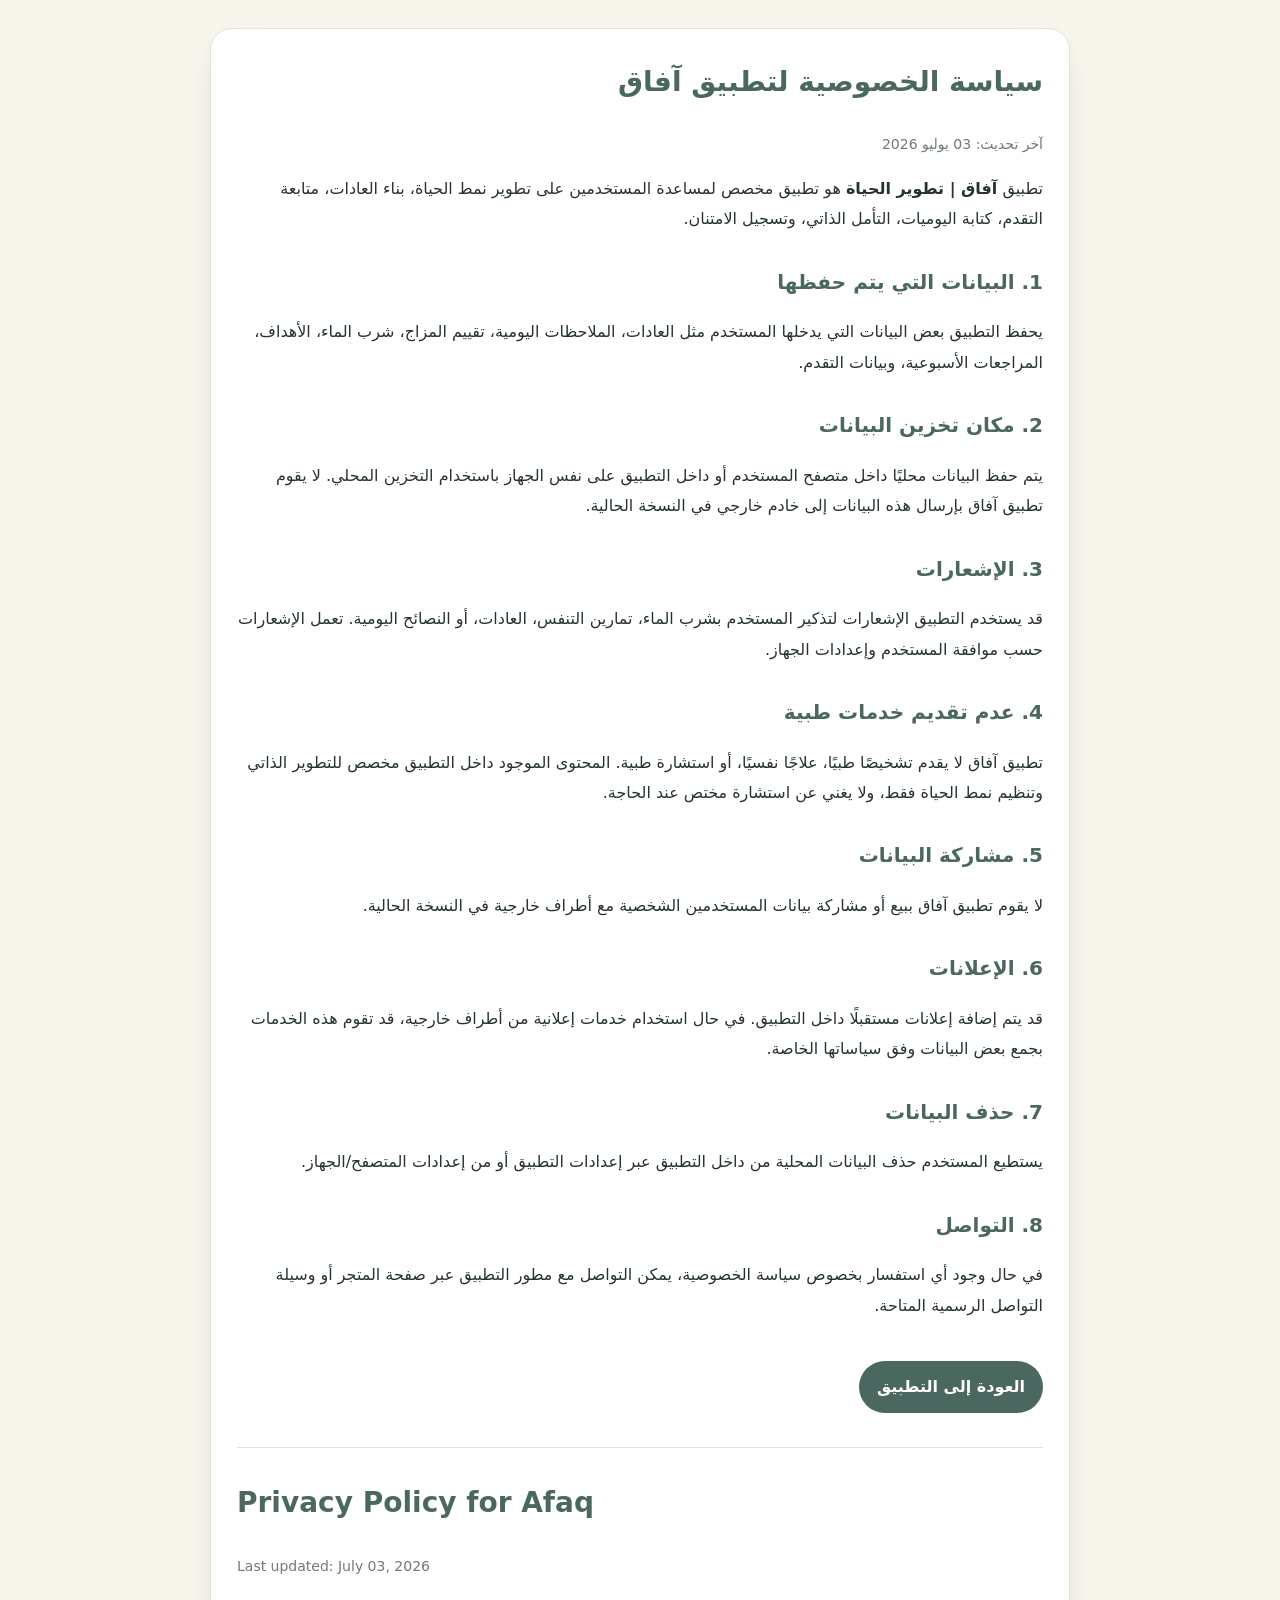
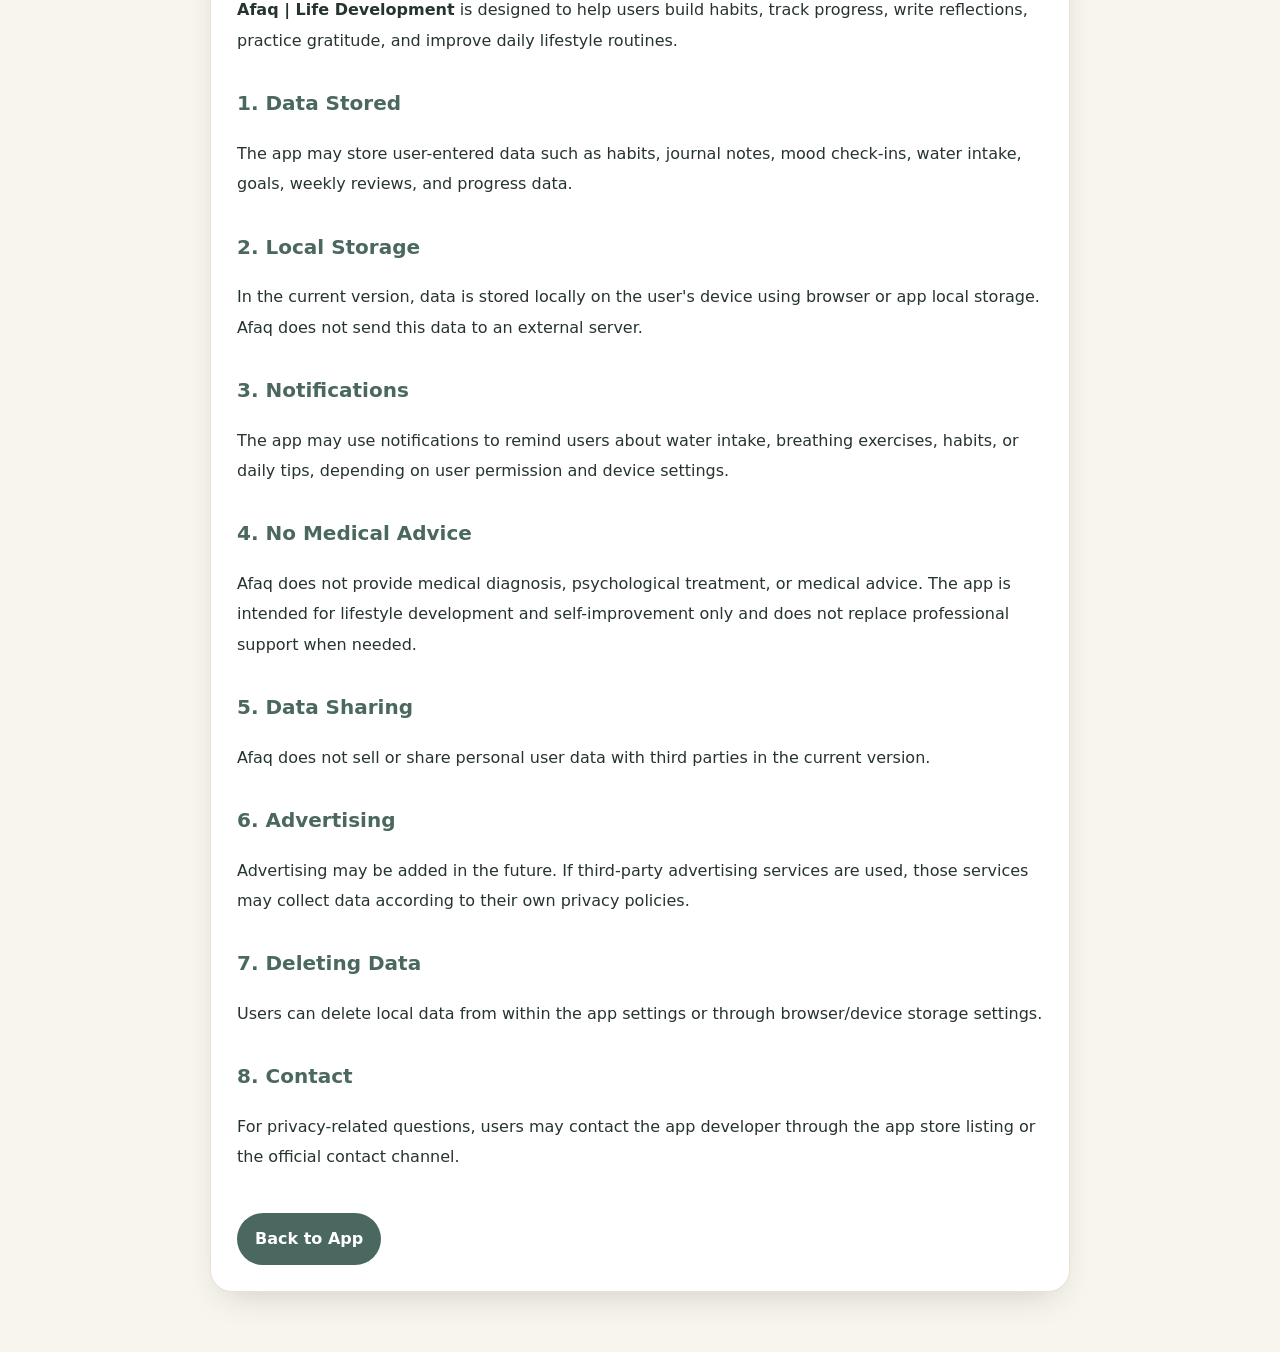
<file: privacy.html>
<!doctype html>
<html lang="ar" dir="rtl">
<head>
  <meta charset="utf-8" />
  <meta name="viewport" content="width=device-width,initial-scale=1" />
  <title>سياسة الخصوصية | آفاق</title>
  <meta name="description" content="سياسة الخصوصية لتطبيق آفاق | تطوير الحياة" />
  <style>
    body {
      margin: 0;
      font-family: system-ui, -apple-system, BlinkMacSystemFont, "Segoe UI", Tahoma, Arial, sans-serif;
      background: #F8F5ED;
      color: #26342F;
      line-height: 1.9;
    }

    .wrap {
      max-width: 860px;
      margin: auto;
      padding: 28px 18px 60px;
    }

    .card {
      background: #ffffff;
      border: 1px solid #E7E1D2;
      border-radius: 22px;
      padding: 26px;
      box-shadow: 0 14px 34px -14px rgba(38,52,47,0.22);
    }

    h1 {
      margin-top: 0;
      color: #4A6760;
      font-size: 28px;
    }

    h2 {
      color: #4A6760;
      font-size: 20px;
      margin-top: 28px;
    }

    p, li {
      font-size: 16px;
    }

    a {
      color: #4A6760;
      font-weight: 700;
      text-decoration: none;
    }

    .muted {
      color: #6D7B75;
      font-size: 14px;
    }

    .lang-block {
      margin-top: 34px;
      border-top: 1px solid #E7E1D2;
      padding-top: 28px;
      direction: ltr;
      text-align: left;
    }

    .back {
      display: inline-block;
      margin-top: 24px;
      padding: 11px 18px;
      border-radius: 999px;
      background: #4A6760;
      color: white;
    }
  </style>
</head>

<body>
  <main class="wrap">
    <section class="card">
      <h1>سياسة الخصوصية لتطبيق آفاق</h1>
      <p class="muted">آخر تحديث: 03 يوليو 2026</p>

      <p>
        تطبيق <strong>آفاق | تطوير الحياة</strong> هو تطبيق مخصص لمساعدة المستخدمين على تطوير نمط الحياة،
        بناء العادات، متابعة التقدم، كتابة اليوميات، التأمل الذاتي، وتسجيل الامتنان.
      </p>

      <h2>1. البيانات التي يتم حفظها</h2>
      <p>
        يحفظ التطبيق بعض البيانات التي يدخلها المستخدم مثل العادات، الملاحظات اليومية، تقييم المزاج،
        شرب الماء، الأهداف، المراجعات الأسبوعية، وبيانات التقدم.
      </p>

      <h2>2. مكان تخزين البيانات</h2>
      <p>
        يتم حفظ البيانات محليًا داخل متصفح المستخدم أو داخل التطبيق على نفس الجهاز باستخدام التخزين المحلي.
        لا يقوم تطبيق آفاق بإرسال هذه البيانات إلى خادم خارجي في النسخة الحالية.
      </p>

      <h2>3. الإشعارات</h2>
      <p>
        قد يستخدم التطبيق الإشعارات لتذكير المستخدم بشرب الماء، تمارين التنفس، العادات، أو النصائح اليومية.
        تعمل الإشعارات حسب موافقة المستخدم وإعدادات الجهاز.
      </p>

      <h2>4. عدم تقديم خدمات طبية</h2>
      <p>
        تطبيق آفاق لا يقدم تشخيصًا طبيًا، علاجًا نفسيًا، أو استشارة طبية. المحتوى الموجود داخل التطبيق
        مخصص للتطوير الذاتي وتنظيم نمط الحياة فقط، ولا يغني عن استشارة مختص عند الحاجة.
      </p>

      <h2>5. مشاركة البيانات</h2>
      <p>
        لا يقوم تطبيق آفاق ببيع أو مشاركة بيانات المستخدمين الشخصية مع أطراف خارجية في النسخة الحالية.
      </p>

      <h2>6. الإعلانات</h2>
      <p>
        قد يتم إضافة إعلانات مستقبلًا داخل التطبيق. في حال استخدام خدمات إعلانية من أطراف خارجية،
        قد تقوم هذه الخدمات بجمع بعض البيانات وفق سياساتها الخاصة.
      </p>

      <h2>7. حذف البيانات</h2>
      <p>
        يستطيع المستخدم حذف البيانات المحلية من داخل التطبيق عبر إعدادات التطبيق أو من إعدادات المتصفح/الجهاز.
      </p>

      <h2>8. التواصل</h2>
      <p>
        في حال وجود أي استفسار بخصوص سياسة الخصوصية، يمكن التواصل مع مطور التطبيق عبر صفحة المتجر أو وسيلة التواصل الرسمية المتاحة.
      </p>

      <a class="back" href="index.html">العودة إلى التطبيق</a>

      <div class="lang-block">
        <h1>Privacy Policy for Afaq</h1>
        <p class="muted">Last updated: July 03, 2026</p>

        <p>
          <strong>Afaq | Life Development</strong> is designed to help users build habits, track progress,
          write reflections, practice gratitude, and improve daily lifestyle routines.
        </p>

        <h2>1. Data Stored</h2>
        <p>
          The app may store user-entered data such as habits, journal notes, mood check-ins, water intake,
          goals, weekly reviews, and progress data.
        </p>

        <h2>2. Local Storage</h2>
        <p>
          In the current version, data is stored locally on the user's device using browser or app local storage.
          Afaq does not send this data to an external server.
        </p>

        <h2>3. Notifications</h2>
        <p>
          The app may use notifications to remind users about water intake, breathing exercises, habits,
          or daily tips, depending on user permission and device settings.
        </p>

        <h2>4. No Medical Advice</h2>
        <p>
          Afaq does not provide medical diagnosis, psychological treatment, or medical advice. The app is intended
          for lifestyle development and self-improvement only and does not replace professional support when needed.
        </p>

        <h2>5. Data Sharing</h2>
        <p>
          Afaq does not sell or share personal user data with third parties in the current version.
        </p>

        <h2>6. Advertising</h2>
        <p>
          Advertising may be added in the future. If third-party advertising services are used, those services may
          collect data according to their own privacy policies.
        </p>

        <h2>7. Deleting Data</h2>
        <p>
          Users can delete local data from within the app settings or through browser/device storage settings.
        </p>

        <h2>8. Contact</h2>
        <p>
          For privacy-related questions, users may contact the app developer through the app store listing or the official contact channel.
        </p>

        <a class="back" href="index.html">Back to App</a>
      </div>
    </section>
  </main>
</body>
</html>
</file>
